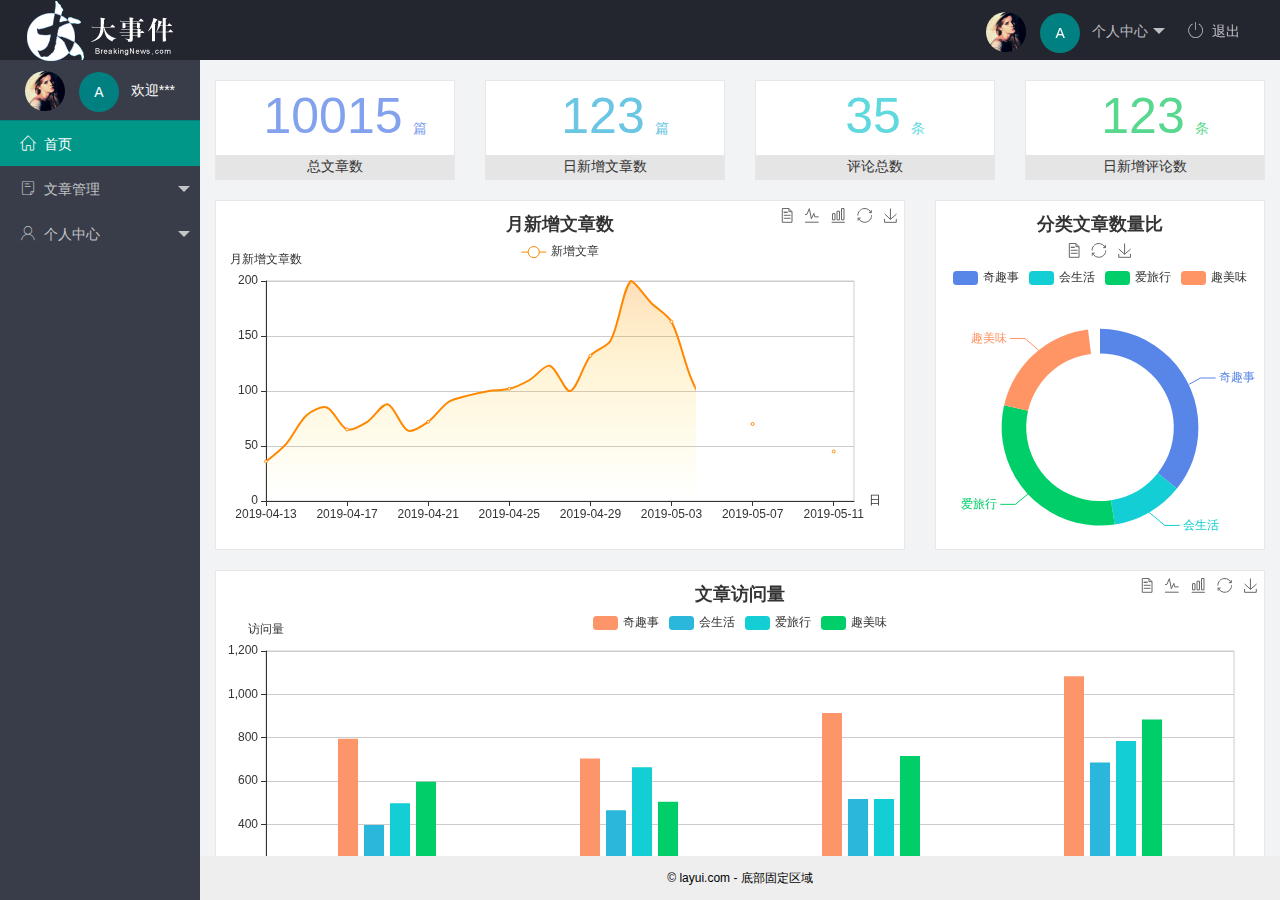
<file: index.html>
<!DOCTYPE html>
<html lang="en">
<head>
    <meta charset="UTF-8">
    <meta name="viewport" content="width=device-width, initial-scale=1.0">
    <title>后台主页</title>
    <link rel="stylesheet" href="/assets/lib/layui/css/layui.css">
    <link rel="stylesheet" href="/assets/fonts/iconfont.css">
    <link rel="stylesheet" href="/assets/css/index.css">
</head>
<body class="layui-layout-body">
    <div class="layui-layout layui-layout-admin">
        <div class="layui-header">
            <div class="layui-logo">
                <img src="/assets/images/logo.png" alt="">
            </div>
            <!-- 头部区域（可配合layui已有的水平导航） -->
            <ul class="layui-nav layui-layout-right">
                <li class="layui-nav-item">
                    <a href="javascript:;" class="userinfo">
                        <img src="/assets/images/sample.jpg" class="layui-nav-img">
                        <span class="text-avatar">A</span>
                        个人中心
                    </a>
                    <dl class="layui-nav-child">
                        <dd><a href="">基本资料</a></dd>
                        <dd><a href="">更换头像</a></dd>
                        <dd><a href="">重置密码</a></dd>
                    </dl>
                </li>
                <li class="layui-nav-item"><a href="javascript:;" id="btnOut"><span class="iconfont icon-tuichu"></span>退出</a></li>
            </ul>
        </div>

        <div class="layui-side layui-bg-black">
            <div class="layui-side-scroll">
                <!-- 左侧导航区域（可配合layui已有的垂直导航） -->
                <ul class="layui-nav layui-nav-tree" lay-shrink="all" lay-filter="test">
                    <div class="userinfo">
                        <img src="/assets/images/sample.jpg" class="layui-nav-img">                       
                        <span class="text-avatar">A</span>
                        <span id="welcome">欢迎***</span>
                        
                    </div>

                    <li class="layui-nav-item  layui-this"><a href="/home/dashboard.html" target="fm">
                            <span class="iconfont icon-home"></span>首页</a></li>
                    <li class="layui-nav-item">
                        <a class="" href="javascript:;">
                            <span class="iconfont icon-16"></span>文章管理</a>
                        <dl class="layui-nav-child">
                            <dd><a href="/artical/art_cate.html" target="fm"><i class="layui-icon layui-icon-app"></i> 文章类别</a></dd>
                            <dd><a href="/artical/art_list.html" target="fm"><i class="layui-icon layui-icon-app"></i> 文章列表</a></dd>
                            <dd><a href="/artical/art_pub.html" target="fm"><i class="layui-icon layui-icon-app"></i> 发布文章</a></dd>
                        </dl>
                    </li>
                    <li class="layui-nav-item">
                        <a href="javascript:;">
                            <span class="iconfont icon-user"></span>个人中心</a>
                        <dl class="layui-nav-child">
                            <dd><a href="javascript:;"><i class="layui-icon layui-icon-username"></i>基本资料</a></dd>
                            <dd><a href="javascript:;"><i class="layui-icon layui-icon-app"></i>更换头像</a></dd>
                            <dd><a href="javascript:;"><i class="layui-icon layui-icon-password"></i>重置密码</a></dd>
                        </dl>
                    </li>
                </ul>
            </div>
        </div>

        <div class="layui-body">
            <!-- 内容主体区域 -->
            <iframe name="fm" src="/home/dashboard.html" frameborder="0"></iframe>
        </div>

        <div class="layui-footer">
            <!-- 底部固定区域 -->
            © layui.com - 底部固定区域
        </div>
    </div>
    <!-- 导入layui的js文件 -->
    <script src="/assets/lib/layui/layui.all.js"></script>
    <!-- 导入jquery -->
    <script src="/assets/lib/jquery.js"></script>
    <!-- 导入api -->
    <script src="/assets/js/baseAPI.js"></script>
    <!-- 导入自己的js -->
    <script src="/assets/js/index.js"></script>
</body>
</html>
</file>
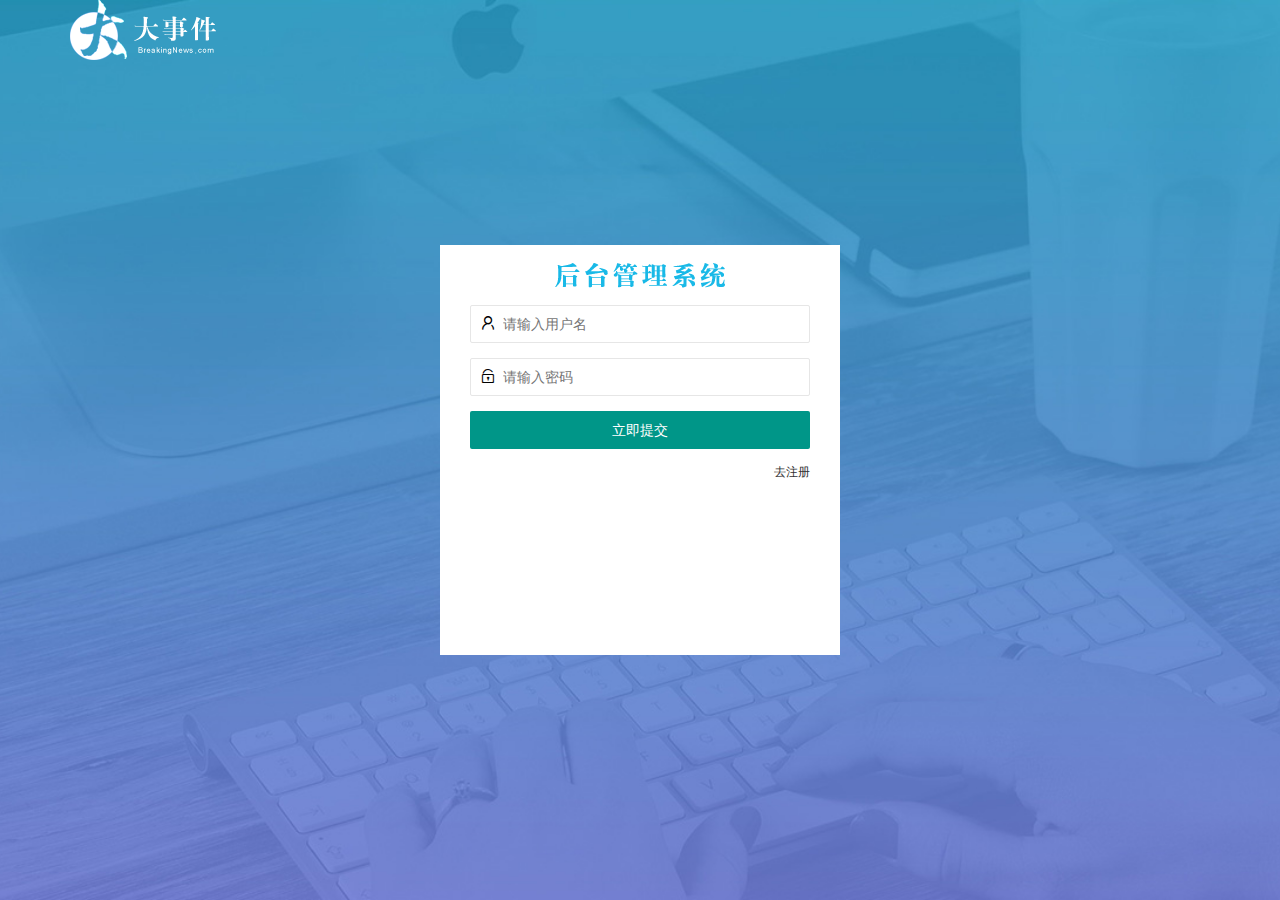
<file: login.html>
<!DOCTYPE html>
<html lang="en">

<head>
    <meta charset="UTF-8">
    <meta name="viewport" content="width=device-width, initial-scale=1.0">
    <title>大事件</title>
    <link rel="stylesheet" href="./assets/lib/layui/css/layui.css">
    <link rel="stylesheet" href="/assets/css/login.css">
</head>

<body>
    <!-- 头部logo区域 -->
    <div class="layui-main">
        <img src="./assets/images/logo.png" alt="">
    </div>

    <!-- 登录注册区域 -->
    <div class="loginAndRegBox">
        <div class="title-box"></div>

        <!-- 登录 -->
        <div class="login-box">
            <form class="layui-form" id="form_login">
                <!-- 用户 -->
                <div class="layui-form-item">
                    <i class="layui-icon layui-icon-username"></i>
                    <input type="text" name="username" required lay-verify="required" placeholder="请输入用户名"
                        autocomplete="off" class="layui-input">
                </div>
                <!-- 密码 -->
                <div class="layui-form-item">
                    <i class="layui-icon layui-icon-password"></i>
                    <input type="password" name="password" required lay-verify="required|pwd" placeholder="请输入密码"
                        autocomplete="off" class="layui-input">
                </div>
                <!-- 登录按钮 -->
                <div class="layui-form-item">
                    <button class="layui-btn  layui-btn-fluid" lay-submit lay-filter="formDemo">立即提交</button>
                </div>
                <!--  -->
                <div class="layui-form-item links">
                    <a href="javascript:;" id="link_reg" >去注册</a>
                </div>
            </form>

        </div>

        <!-- 注册 -->
        <div class="reg-box">
            <form class="layui-form" id="form_reg">
                <!-- 用户 -->
                <div class="layui-form-item">
                    <i class="layui-icon layui-icon-username"></i>
                    <input type="text" name="username" required lay-verify="required" placeholder="请输入用户名"
                        autocomplete="off" class="layui-input">
                </div>
                <!-- 密码 -->
                <div class="layui-form-item">
                    <i class="layui-icon layui-icon-password"></i>
                    <input type="password" name="password" required lay-verify="required|pwd" placeholder="请输入密码"
                        autocomplete="off" class="layui-input">
                </div>
                <!-- 确认密码 -->
                <div class="layui-form-item">
                    <i class="layui-icon layui-icon-password"></i>
                    <input type="password" name="repassword" required lay-verify="required|pwd|repwd" placeholder="再次输入密码"
                        autocomplete="off" class="layui-input">
                </div>
                <!-- 登录按钮 -->
                <div class="layui-form-item">
                    <button class="layui-btn  layui-btn-fluid" lay-submit lay-filter="formDemo">立即提交</button>
                </div>
                <!--  -->
                <div class="layui-form-item links">
                    <a href="javascript:;" id="link_login">去登录</a>
                </div>
            </form>

        </div>
    </div>

    <script src="./assets/lib/layui/layui.all.js"></script>
    <!-- daoru jquery -->
    <script src="./assets/lib/jquery.js"></script>
    <script src="./assets/js/baseAPI.js"></script>
    <script src="./assets/js/login.js"></script>
</body>

</html>
</file>
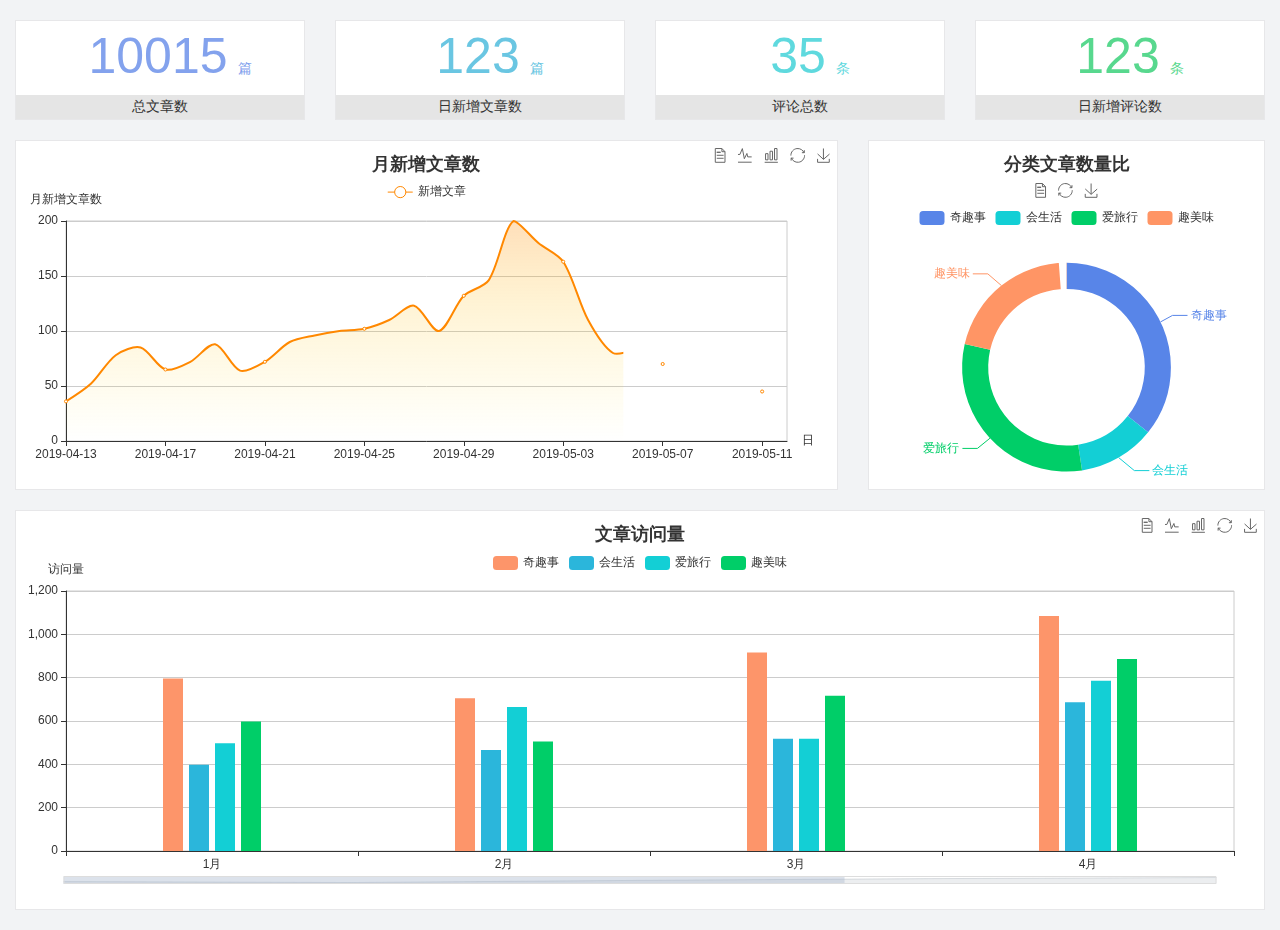
<file: home/dashboard.html>
<!DOCTYPE html>
<html lang="en">

<head>
  <meta charset="UTF-8">
  <meta name="viewport" content="width=device-width, initial-scale=1.0">
  <meta http-equiv="X-UA-Compatible" content="ie=edge">
  <title>图表统计</title>
  <link rel="stylesheet" href="../../assets/lib/bootstrap.css" />
  <link rel="stylesheet" href="../../assets/lib/main.css" />
  <script src="../../assets/lib/jquery.js"></script>
  <script type="text/javascript" src="../../assets/lib/echarts.min.js"></script>
</head>

<body>
  <div class="container-fluid">
    <div class="row spannel_list">
      <div class="col-sm-3 col-xs-6">
        <div class="spannel">
          <em>10015</em><span>篇</span>
          <b>总文章数</b>
        </div>
      </div>
      <div class="col-sm-3 col-xs-6">
        <div class="spannel scolor01">
          <em>123</em><span>篇</span>
          <b>日新增文章数</b>
        </div>
      </div>
      <div class="col-sm-3 col-xs-6">
        <div class="spannel scolor02">
          <em>35</em><span>条</span>
          <b>评论总数</b>
        </div>
      </div>
      <div class="col-sm-3 col-xs-6">
        <div class="spannel scolor03">
          <em>123</em><span>条</span>
          <b>日新增评论数</b>
        </div>
      </div>
    </div>
  </div>

  <div class="container-fluid">
    <div class="row curve-pie">
      <div class="col-lg-8 col-md-8">
        <div class="gragh_pannel" id="curve_show"></div>
      </div>
      <div class="col-lg-4 col-md-4">
        <div class="gragh_pannel" id="pie_show"></div>
      </div>
    </div>
  </div>

  <div class="container-fluid">
    <div class="column_pannel" id="column_show"></div>
  </div>

  <script>
    var oChart = echarts.init(document.getElementById('curve_show'));
    var aList_all = [
      { 'count': 36, 'date': '2019-04-13' },
      { 'count': 52, 'date': '2019-04-14' },
      { 'count': 78, 'date': '2019-04-15' },
      { 'count': 85, 'date': '2019-04-16' },
      { 'count': 65, 'date': '2019-04-17' },
      { 'count': 72, 'date': '2019-04-18' },
      { 'count': 88, 'date': '2019-04-19' },
      { 'count': 64, 'date': '2019-04-20' },
      { 'count': 72, 'date': '2019-04-21' },
      { 'count': 90, 'date': '2019-04-22' },
      { 'count': 96, 'date': '2019-04-23' },
      { 'count': 100, 'date': '2019-04-24' },
      { 'count': 102, 'date': '2019-04-25' },
      { 'count': 110, 'date': '2019-04-26' },
      { 'count': 123, 'date': '2019-04-27' },
      { 'count': 100, 'date': '2019-04-28' },
      { 'count': 132, 'date': '2019-04-29' },
      { 'count': 146, 'date': '2019-04-30' },
      { 'count': 200, 'date': '2019-05-01' },
      { 'count': 180, 'date': '2019-05-02' },
      { 'count': 163, 'date': '2019-05-03' },
      { 'count': 110, 'date': '2019-05-04' },
      { 'count': 80, 'date': '2019-05-05' },
      { 'count': 82, 'date': '2019-05-06' },
      { 'count': 70, 'date': '2019-05-07' },
      { 'count': 65, 'date': '2019-05-08' },
      { 'count': 54, 'date': '2019-05-09' },
      { 'count': 40, 'date': '2019-05-10' },
      { 'count': 45, 'date': '2019-05-11' },
      { 'count': 38, 'date': '2019-05-12' },
    ];

    let aCount = [];
    let aDate = [];

    for (var i = 0; i < aList_all.length; i++) {
      aCount.push(aList_all[i].count);
      aDate.push(aList_all[i].date);
    }

    var chartopt = {
      title: {
        text: '月新增文章数',
        left: 'center',
        top: '10'
      },
      tooltip: {
        trigger: 'axis'
      },
      legend: {
        data: ['新增文章'],
        top: '40'
      },
      toolbox: {
        show: true,
        feature: {
          mark: { show: true },
          dataView: { show: true, readOnly: false },
          magicType: { show: true, type: ['line', 'bar'] },
          restore: { show: true },
          saveAsImage: { show: true }
        }
      },
      calculable: true,
      xAxis: [
        {
          name: '日',
          type: 'category',
          boundaryGap: false,
          data: aDate
        }
      ],
      yAxis: [
        {
          name: '月新增文章数',
          type: 'value'
        }
      ],
      series: [
        {
          name: '新增文章',
          type: 'line',
          smooth: true,
          itemStyle: { normal: { areaStyle: { type: 'default' }, color: '#f80' }, lineStyle: { color: '#f80' } },
          data: aCount
        }],
      areaStyle: {
        normal: {
          color: new echarts.graphic.LinearGradient(0, 0, 0, 1, [{
            offset: 0,
            color: 'rgba(255,136,0,0.39)'
          }, {
            offset: .34,
            color: 'rgba(255,180,0,0.25)'
          }, {
            offset: 1,
            color: 'rgba(255,222,0,0.00)'
          }])

        }
      },
      grid: {
        show: true,
        x: 50,
        x2: 50,
        y: 80,
        height: 220
      }
    };

    oChart.setOption(chartopt);


    var oPie = echarts.init(document.getElementById('pie_show'));
    var oPieopt =
    {
      title: {
        top: 10,
        text: '分类文章数量比',
        x: 'center'
      },
      tooltip: {
        trigger: 'item',
        formatter: "{a} <br/>{b} : {c} ({d}%)"
      },
      color: ['#5885e8', '#13cfd5', '#00ce68', '#ff9565'],
      legend: {
        x: 'center',
        top: 65,
        data: ['奇趣事', '会生活', '爱旅行', '趣美味']
      },
      toolbox: {
        show: true,
        x: 'center',
        top: 35,
        feature: {
          mark: { show: true },
          dataView: { show: true, readOnly: false },
          magicType: {
            show: true,
            type: ['pie', 'funnel'],
            option: {
              funnel: {
                x: '25%',
                width: '50%',
                funnelAlign: 'left',
                max: 1548
              }
            }
          },
          restore: { show: true },
          saveAsImage: { show: true }
        }
      },
      calculable: true,
      series: [
        {
          name: '访问来源',
          type: 'pie',
          radius: ['45%', '60%'],
          center: ['50%', '65%'],
          data: [
            { value: 300, name: '奇趣事' },
            { value: 100, name: '会生活' },
            { value: 260, name: '爱旅行' },
            { value: 180, name: '趣美味' }
          ]
        }
      ]
    };
    oPie.setOption(oPieopt);



    var oColumn = this.echarts.init(document.getElementById('column_show'));
    var oColumnopt =
    {
      title: {
        text: '文章访问量',
        left: 'center',
        top: '10'
      },
      tooltip: {
        trigger: 'axis'
      },
      legend: {
        data: ['奇趣事', '会生活', '爱旅行', '趣美味'],
        top: '40'
      },
      toolbox: {
        show: true,
        feature: {
          mark: { show: true },
          dataView: { show: true, readOnly: false },
          magicType: { show: true, type: ['line', 'bar'] },
          restore: { show: true },
          saveAsImage: { show: true }
        }
      },
      calculable: true,
      xAxis: [
        {
          type: 'category',
          data: ['1月', '2月', '3月', '4月', '5月']
        }
      ],
      yAxis: [
        {
          name: '访问量',
          type: 'value'
        }
      ],
      series: [
        {
          name: '奇趣事',
          type: 'bar',
          barWidth: 20,
          itemStyle: {
            normal: { areaStyle: { type: 'default' }, color: '#fd956a' }
          },
          data: [800, 708, 920, 1090, 1200]
        },
        {
          name: '会生活',
          type: 'bar',
          barWidth: 20,
          itemStyle: {
            normal: { areaStyle: { type: 'default' }, color: '#2bb6db' }
          },
          data: [400, 468, 520, 690, 800]
        },
        {
          name: '爱旅行',
          type: 'bar',
          barWidth: 20,
          itemStyle: {
            normal: { areaStyle: { type: 'default' }, color: '#13cfd5' }
          },
          data: [500, 668, 520, 790, 900]
        },
        {
          name: '趣美味',
          type: 'bar',
          barWidth: 20,
          itemStyle: {
            normal: { areaStyle: { type: 'default' }, color: '#00ce68' }
          },
          data: [600, 508, 720, 890, 1000]
        }
      ],
      grid: {
        show: true,
        x: 50,
        x2: 30,
        y: 80,
        height: 260
      },
      dataZoom: [//给x轴设置滚动条
        {
          start: 0,//默认为0
          end: 100 - 1000 / 31,//默认为100
          type: 'slider',
          show: true,
          xAxisIndex: [0],
          handleSize: 0,//滑动条的 左右2个滑动条的大小
          height: 8,//组件高度
          left: 45, //左边的距离
          right: 50,//右边的距离
          bottom: 26,//右边的距离
          handleColor: '#ddd',//h滑动图标的颜色
          handleStyle: {
            borderColor: "#cacaca",
            borderWidth: "1",
            shadowBlur: 2,
            background: "#ddd",
            shadowColor: "#ddd",
          }
        }]
    };
    oColumn.setOption(oColumnopt);
  </script>
</body>

</html>
</file>
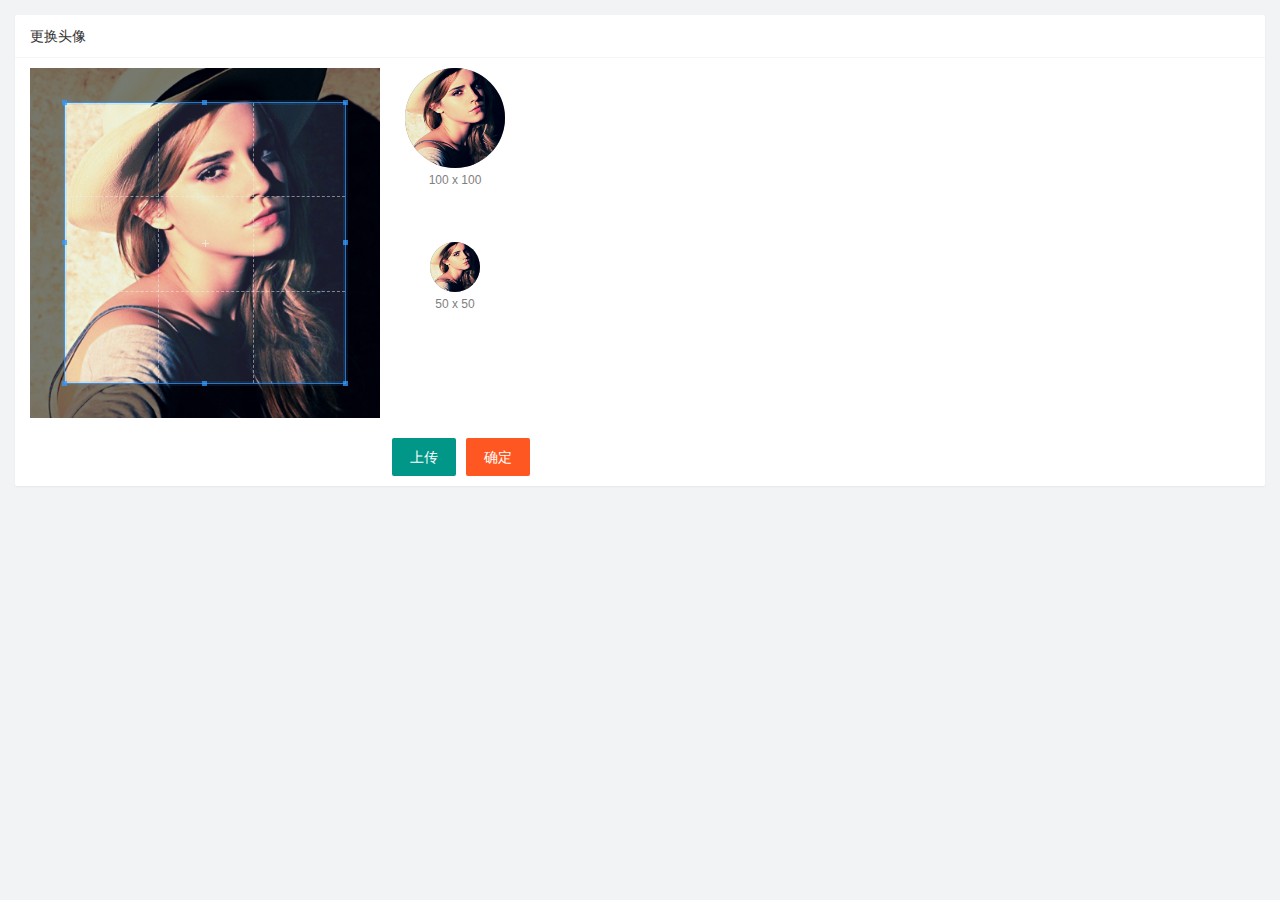
<file: user/user_avatar.html>
<!DOCTYPE html>
<html lang="en">
  <head>
    <meta charset="UTF-8" />
    <meta name="viewport" content="width=device-width, initial-scale=1.0" />
    <title>Document</title>
    <link rel="stylesheet" href="/assets/lib/layui/css/layui.css" />
    <link rel="stylesheet" href="/assets/lib/cropper/cropper.css" />
    <link rel="stylesheet" href="/assets/css/user/user_avatar.css" />
  </head>
  <body>
    <!-- 卡片区域 -->
    <div class="layui-card">
      <div class="layui-card-header">更换头像</div>
      <div class="layui-card-body">
        <!-- 第一行的图片裁剪和预览区域 -->
        <div class="row1">
          <!-- 图片裁剪区域 -->
          <div class="cropper-box">
            <!-- 这个 img 标签很重要，将来会把它初始化为裁剪区域 -->
            <img id="image" src="/assets/images/sample.jpg" />
          </div>
          <!-- 图片的预览区域 -->
          <div class="preview-box">
            <div>
              <!-- 宽高为 100px 的预览区域 -->
              <div class="img-preview w100"></div>
              <p class="size">100 x 100</p>
            </div>
            <div>
              <!-- 宽高为 50px 的预览区域 -->
              <div class="img-preview w50"></div>
              <p class="size">50 x 50</p>
            </div>
          </div>
        </div>

        <!-- 第二行的按钮区域 -->
        <div class="row2">
          <!-- 通过 accept 属性，可以指定，允许用户选择什么类型的文件 -->
          <input type="file" id="file" style="display: none;" accept="image/png,image/jpg">
          <input type="file" id="file" accept="image/png,image/jpeg" />
          <button type="button" class="layui-btn" id="btnChooseImage">上传</button>
          <button type="button" class="layui-btn layui-btn-danger" id="btnUpload">确定</button>
        </div>
      </div>
    </div>

    <script src="/assets/lib/layui/layui.all.js"></script>
    <script src="/assets/lib/jquery.js"></script>
    <script src="/assets/lib/cropper/Cropper.js"></script>
    <script src="/assets/lib/cropper/jquery-cropper.js"></script>
    <script src="/assets/js/baseAPI.js"></script>
    <script src="/assets/js/user/user_avatar.js"></script>
  </body>
</html>
</file>
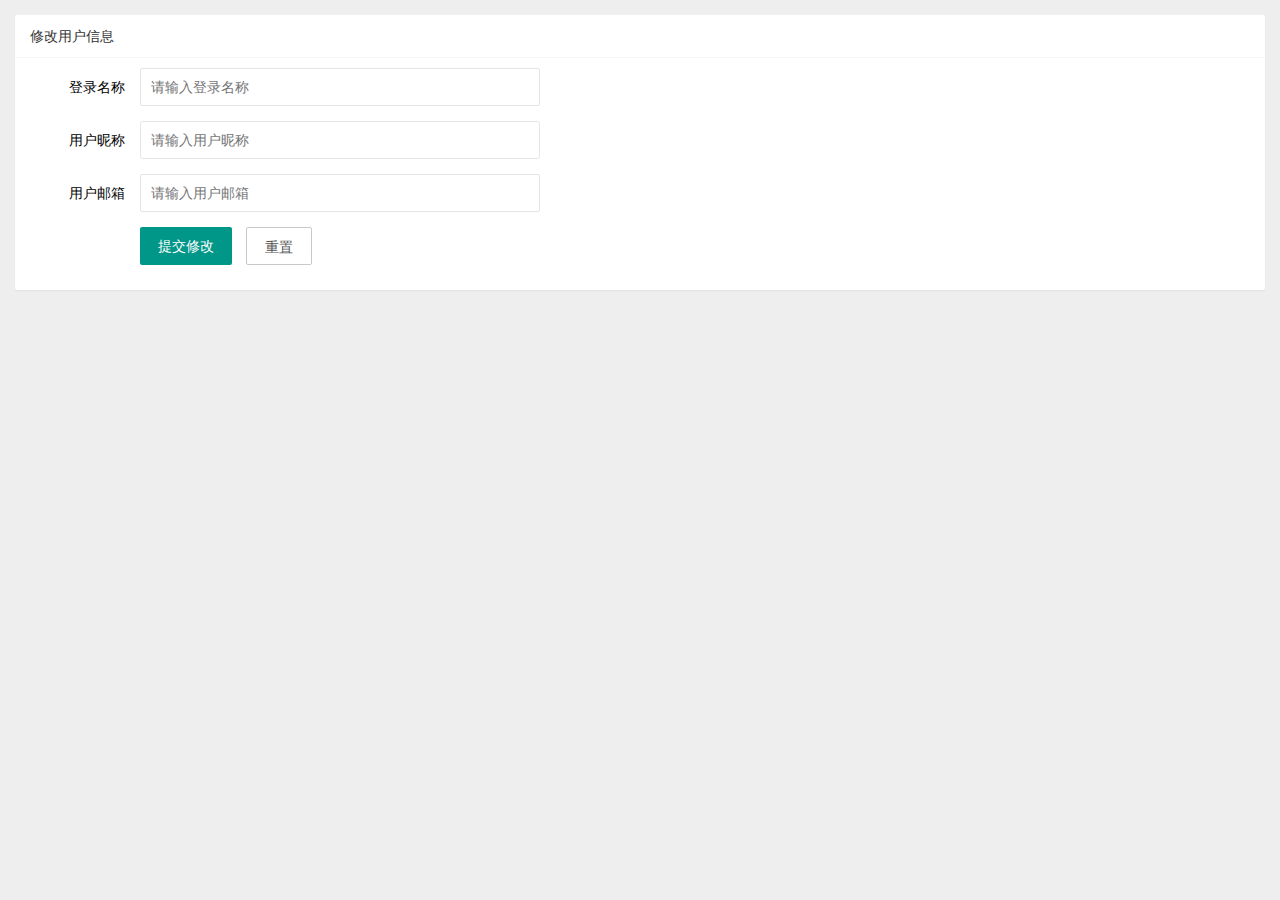
<file: user/user_info.html>
<!DOCTYPE html>
<html lang="en">

<head>
    <meta charset="UTF-8">
    <meta name="viewport" content="width=device-width, initial-scale=1.0">
    <title>Document</title>
    <link rel="stylesheet" href="/assets/lib/layui/css/layui.css">
    <link rel="stylesheet" href="/assets/css/user/user_info.css">
</head>

<body>
    <!-- 卡片区域 -->
    <div class="layui-card">
        <div class="layui-card-header">修改用户信息</div>
        <div class="layui-card-body">
            <!-- form 表单区域 -->
            <form class="layui-form" lay-filter="formUserInfo">
                <!-- 这是隐藏域 -->
                <input type="hidden" name="id" value="" />
                <div class="layui-form-item">
                    <label class="layui-form-label">登录名称</label>
                    <div class="layui-input-block">
                        <input type="text" name="username" required lay-verify="required" placeholder="请输入登录名称"
                            autocomplete="off" class="layui-input" readonly />
                    </div>
                </div>
                <div class="layui-form-item">
                    <label class="layui-form-label">用户昵称</label>
                    <div class="layui-input-block">
                        <input type="text" name="nickname" required lay-verify="required|nickname" placeholder="请输入用户昵称"
                            autocomplete="off" class="layui-input" />
                    </div>
                </div>
                <div class="layui-form-item">
                    <label class="layui-form-label">用户邮箱</label>
                    <div class="layui-input-block">
                        <input type="text" name="email" required lay-verify="required|email" placeholder="请输入用户邮箱"
                            autocomplete="off" class="layui-input" />
                    </div>
                </div>
                <div class="layui-form-item">
                    <div class="layui-input-block">
                        <button class="layui-btn" lay-submit lay-filter="formDemo">提交修改</button>
                        <button type="reset" class="layui-btn layui-btn-primary" id="btnReset">重置</button>
                    </div>
                </div>
            </form>
        </div>
    </div>
    <!-- 导入 layui 的 js -->
    <script src="/assets/lib/layui/layui.all.js"></script>
    <!-- 导入 jquery -->
    <script src="/assets/lib/jquery.js"></script>
    <!-- 导入 baseAPI -->
    <script src="/assets/js/baseAPI.js"></script>
    <!-- 导入自己的 js -->
    <script src="/assets/js/user/user_info.js"></script>
</body>

</html>
</file>
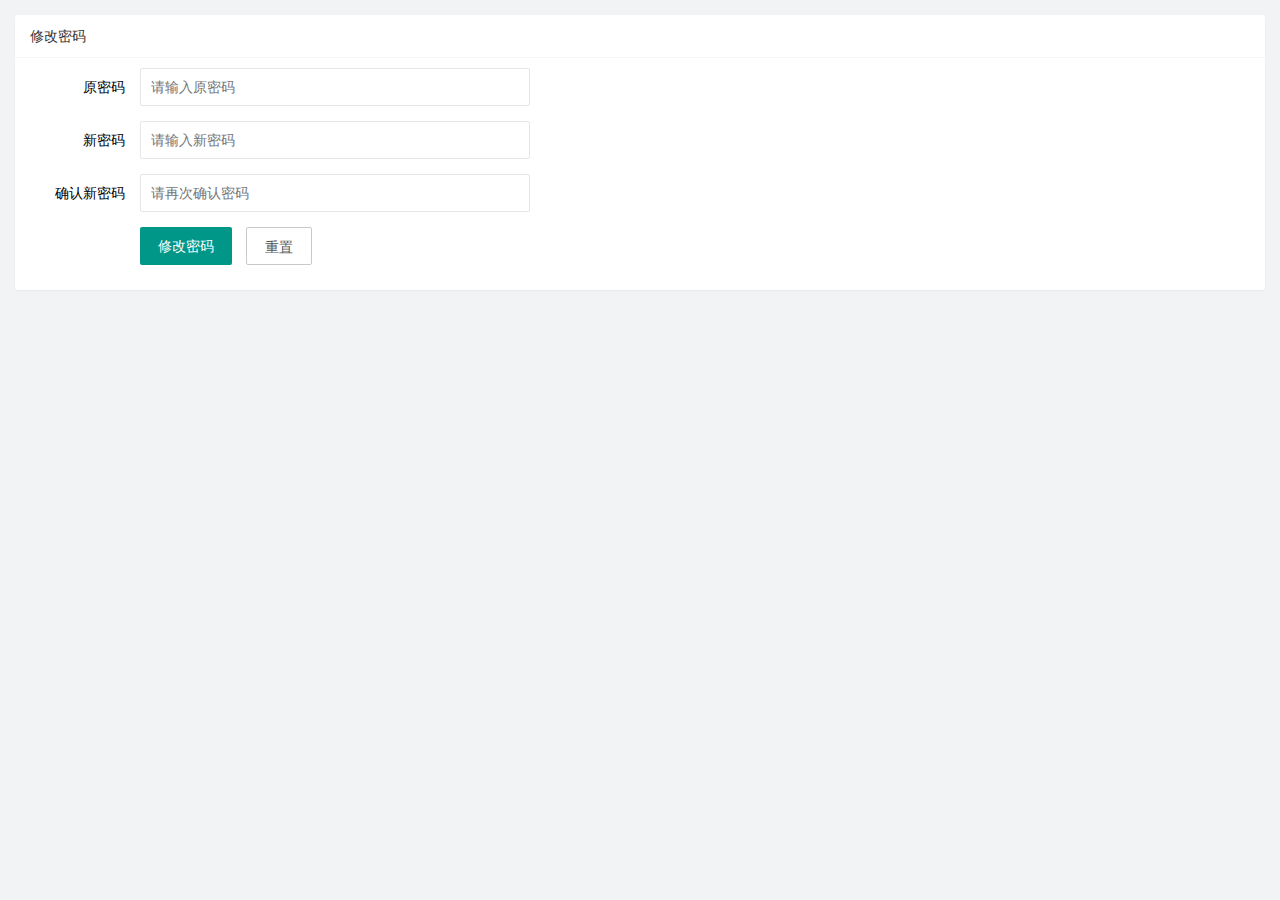
<file: user/user_pwd.html>
<!DOCTYPE html>
<html lang="en">
<head>
    <meta charset="UTF-8">
    <meta name="viewport" content="width=device-width, initial-scale=1.0">
    <title>Document</title>
    <link rel="stylesheet" href="/assets/lib/layui/css/layui.css">
    <link rel="stylesheet" href="/assets/css/user/user_pwd.css">
</head>
<body>
    <!-- 卡片区域 -->
    <div class="layui-card">
      <div class="layui-card-header">修改密码</div>
      <div class="layui-card-body">
        <form class="layui-form">
          <div class="layui-form-item">
            <label class="layui-form-label">原密码</label>
            <div class="layui-input-block">
              <input type="password" name="oldPwd" required lay-verify="required|pwd" placeholder="请输入原密码" autocomplete="off" class="layui-input" />
            </div>
          </div>
          <div class="layui-form-item">
            <label class="layui-form-label">新密码</label>
            <div class="layui-input-block">
              <input type="password" name="newPwd" required lay-verify="required|pwd|samePwd" placeholder="请输入新密码" autocomplete="off" class="layui-input" />
            </div>
          </div>
          <div class="layui-form-item">
            <label class="layui-form-label">确认新密码</label>
            <div class="layui-input-block">
              <input type="password" name="rePwd" required lay-verify="required|pwd|rePwd" placeholder="请再次确认密码" autocomplete="off" class="layui-input" />
            </div>
          </div>
          <div class="layui-form-item">
            <div class="layui-input-block">
              <button class="layui-btn" lay-submit lay-filter="formDemo">修改密码</button>
              <button type="reset" class="layui-btn layui-btn-primary">重置</button>
            </div>
          </div>
        </form>
      </div>
    </div>

    <!-- 导入 layui 的 js -->
    <script src="/assets/lib/layui/layui.all.js"></script>
    <!-- 导入 jQuery -->
    <script src="/assets/lib/jquery.js"></script>
    <!-- 导入 baseAPI -->
    <script src="/assets/js/baseAPI.js"></script>
    <!-- 导入自己的 js -->
    <script src="/assets/js/user/user_pwd.js"></script>
  </body>
</html>
</file>
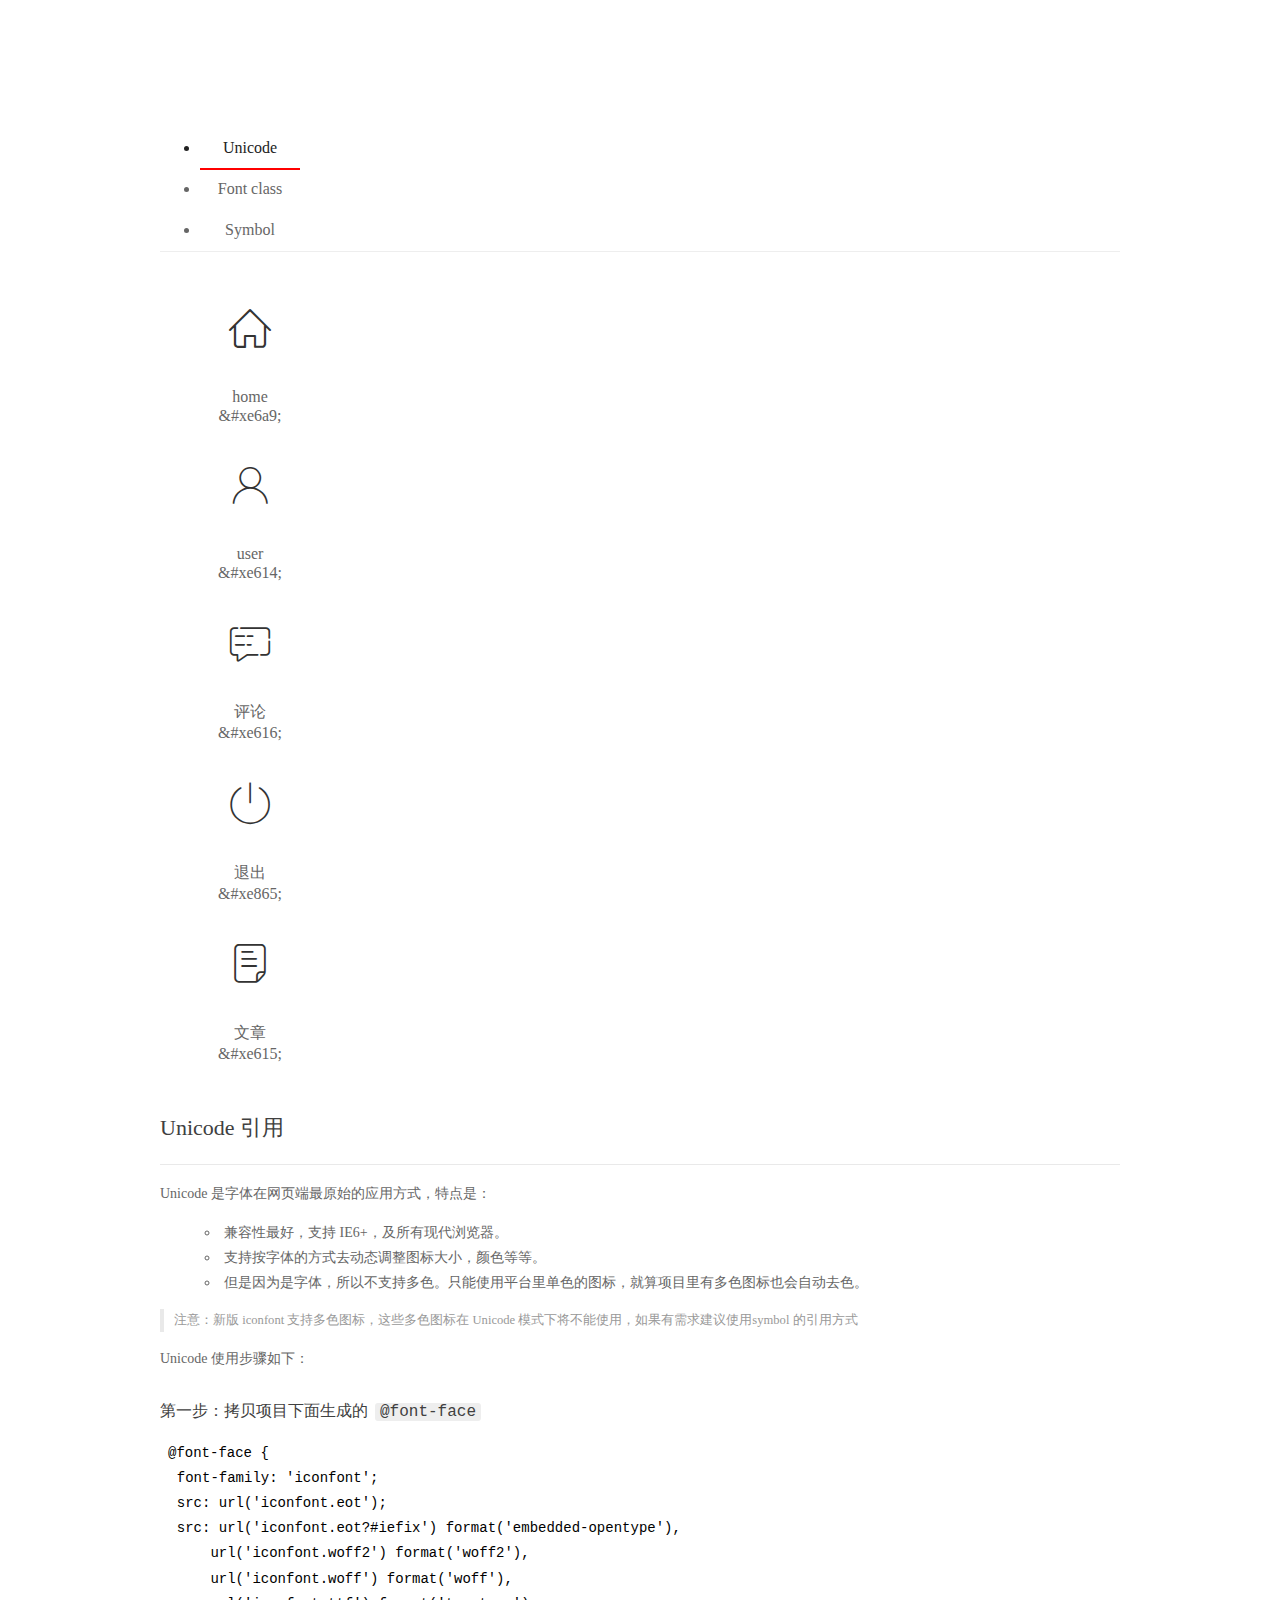
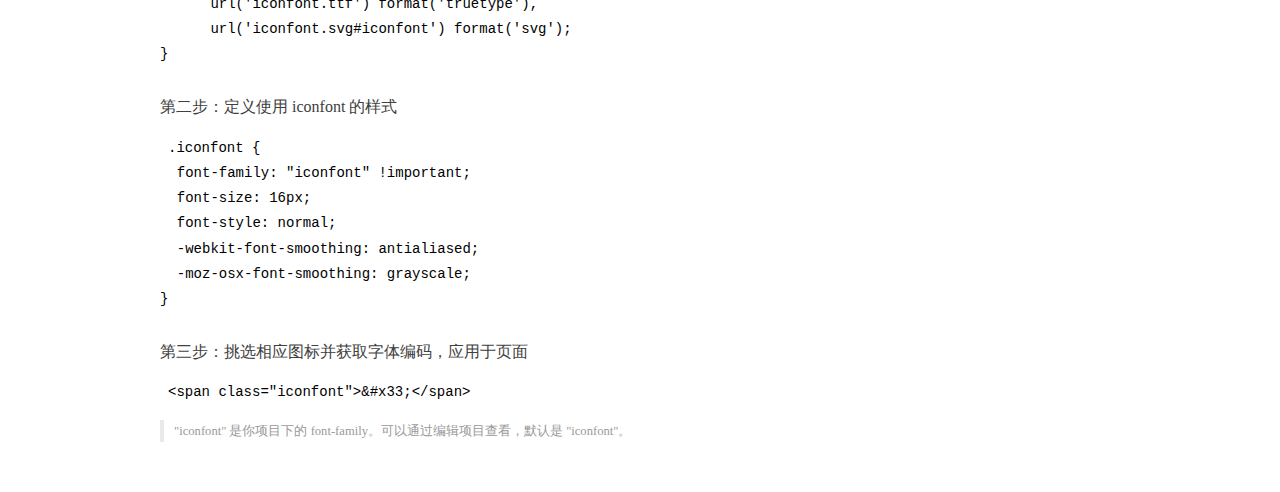
<file: assets/fonts/demo_index.html>
<!DOCTYPE html>
<html>
<head>
  <meta charset="utf-8"/>
  <title>IconFont Demo</title>
  <link rel="shortcut icon" href="https://gtms04.alicdn.com/tps/i4/TB1_oz6GVXXXXaFXpXXJDFnIXXX-64-64.ico" type="image/x-icon"/>
  <link rel="stylesheet" href="https://g.alicdn.com/thx/cube/1.3.2/cube.min.css">
  <link rel="stylesheet" href="demo.css">
  <link rel="stylesheet" href="iconfont.css">
  <script src="iconfont.js"></script>
  <!-- jQuery -->
  <script src="https://a1.alicdn.com/oss/uploads/2018/12/26/7bfddb60-08e8-11e9-9b04-53e73bb6408b.js"></script>
  <!-- 代码高亮 -->
  <script src="https://a1.alicdn.com/oss/uploads/2018/12/26/a3f714d0-08e6-11e9-8a15-ebf944d7534c.js"></script>
</head>
<body>
  <div class="main">
    <h1 class="logo"><a href="https://www.iconfont.cn/" title="iconfont 首页" target="_blank">&#xe86b;</a></h1>
    <div class="nav-tabs">
      <ul id="tabs" class="dib-box">
        <li class="dib active"><span>Unicode</span></li>
        <li class="dib"><span>Font class</span></li>
        <li class="dib"><span>Symbol</span></li>
      </ul>
      
    </div>
    <div class="tab-container">
      <div class="content unicode" style="display: block;">
          <ul class="icon_lists dib-box">
          
            <li class="dib">
              <span class="icon iconfont">&#xe6a9;</span>
                <div class="name">home</div>
                <div class="code-name">&amp;#xe6a9;</div>
              </li>
          
            <li class="dib">
              <span class="icon iconfont">&#xe614;</span>
                <div class="name">user</div>
                <div class="code-name">&amp;#xe614;</div>
              </li>
          
            <li class="dib">
              <span class="icon iconfont">&#xe616;</span>
                <div class="name">评论</div>
                <div class="code-name">&amp;#xe616;</div>
              </li>
          
            <li class="dib">
              <span class="icon iconfont">&#xe865;</span>
                <div class="name">退出</div>
                <div class="code-name">&amp;#xe865;</div>
              </li>
          
            <li class="dib">
              <span class="icon iconfont">&#xe615;</span>
                <div class="name">文章</div>
                <div class="code-name">&amp;#xe615;</div>
              </li>
          
          </ul>
          <div class="article markdown">
          <h2 id="unicode-">Unicode 引用</h2>
          <hr>

          <p>Unicode 是字体在网页端最原始的应用方式，特点是：</p>
          <ul>
            <li>兼容性最好，支持 IE6+，及所有现代浏览器。</li>
            <li>支持按字体的方式去动态调整图标大小，颜色等等。</li>
            <li>但是因为是字体，所以不支持多色。只能使用平台里单色的图标，就算项目里有多色图标也会自动去色。</li>
          </ul>
          <blockquote>
            <p>注意：新版 iconfont 支持多色图标，这些多色图标在 Unicode 模式下将不能使用，如果有需求建议使用symbol 的引用方式</p>
          </blockquote>
          <p>Unicode 使用步骤如下：</p>
          <h3 id="-font-face">第一步：拷贝项目下面生成的 <code>@font-face</code></h3>
<pre><code class="language-css"
>@font-face {
  font-family: 'iconfont';
  src: url('iconfont.eot');
  src: url('iconfont.eot?#iefix') format('embedded-opentype'),
      url('iconfont.woff2') format('woff2'),
      url('iconfont.woff') format('woff'),
      url('iconfont.ttf') format('truetype'),
      url('iconfont.svg#iconfont') format('svg');
}
</code></pre>
          <h3 id="-iconfont-">第二步：定义使用 iconfont 的样式</h3>
<pre><code class="language-css"
>.iconfont {
  font-family: "iconfont" !important;
  font-size: 16px;
  font-style: normal;
  -webkit-font-smoothing: antialiased;
  -moz-osx-font-smoothing: grayscale;
}
</code></pre>
          <h3 id="-">第三步：挑选相应图标并获取字体编码，应用于页面</h3>
<pre>
<code class="language-html"
>&lt;span class="iconfont"&gt;&amp;#x33;&lt;/span&gt;
</code></pre>
          <blockquote>
            <p>"iconfont" 是你项目下的 font-family。可以通过编辑项目查看，默认是 "iconfont"。</p>
          </blockquote>
          </div>
      </div>
      <div class="content font-class">
        <ul class="icon_lists dib-box">
          
          <li class="dib">
            <span class="icon iconfont icon-home"></span>
            <div class="name">
              home
            </div>
            <div class="code-name">.icon-home
            </div>
          </li>
          
          <li class="dib">
            <span class="icon iconfont icon-user"></span>
            <div class="name">
              user
            </div>
            <div class="code-name">.icon-user
            </div>
          </li>
          
          <li class="dib">
            <span class="icon iconfont icon-pinglun"></span>
            <div class="name">
              评论
            </div>
            <div class="code-name">.icon-pinglun
            </div>
          </li>
          
          <li class="dib">
            <span class="icon iconfont icon-tuichu"></span>
            <div class="name">
              退出
            </div>
            <div class="code-name">.icon-tuichu
            </div>
          </li>
          
          <li class="dib">
            <span class="icon iconfont icon-16"></span>
            <div class="name">
              文章
            </div>
            <div class="code-name">.icon-16
            </div>
          </li>
          
        </ul>
        <div class="article markdown">
        <h2 id="font-class-">font-class 引用</h2>
        <hr>

        <p>font-class 是 Unicode 使用方式的一种变种，主要是解决 Unicode 书写不直观，语意不明确的问题。</p>
        <p>与 Unicode 使用方式相比，具有如下特点：</p>
        <ul>
          <li>兼容性良好，支持 IE8+，及所有现代浏览器。</li>
          <li>相比于 Unicode 语意明确，书写更直观。可以很容易分辨这个 icon 是什么。</li>
          <li>因为使用 class 来定义图标，所以当要替换图标时，只需要修改 class 里面的 Unicode 引用。</li>
          <li>不过因为本质上还是使用的字体，所以多色图标还是不支持的。</li>
        </ul>
        <p>使用步骤如下：</p>
        <h3 id="-fontclass-">第一步：引入项目下面生成的 fontclass 代码：</h3>
<pre><code class="language-html">&lt;link rel="stylesheet" href="./iconfont.css"&gt;
</code></pre>
        <h3 id="-">第二步：挑选相应图标并获取类名，应用于页面：</h3>
<pre><code class="language-html">&lt;span class="iconfont icon-xxx"&gt;&lt;/span&gt;
</code></pre>
        <blockquote>
          <p>"
            iconfont" 是你项目下的 font-family。可以通过编辑项目查看，默认是 "iconfont"。</p>
        </blockquote>
      </div>
      </div>
      <div class="content symbol">
          <ul class="icon_lists dib-box">
          
            <li class="dib">
                <svg class="icon svg-icon" aria-hidden="true">
                  <use xlink:href="#icon-home"></use>
                </svg>
                <div class="name">home</div>
                <div class="code-name">#icon-home</div>
            </li>
          
            <li class="dib">
                <svg class="icon svg-icon" aria-hidden="true">
                  <use xlink:href="#icon-user"></use>
                </svg>
                <div class="name">user</div>
                <div class="code-name">#icon-user</div>
            </li>
          
            <li class="dib">
                <svg class="icon svg-icon" aria-hidden="true">
                  <use xlink:href="#icon-pinglun"></use>
                </svg>
                <div class="name">评论</div>
                <div class="code-name">#icon-pinglun</div>
            </li>
          
            <li class="dib">
                <svg class="icon svg-icon" aria-hidden="true">
                  <use xlink:href="#icon-tuichu"></use>
                </svg>
                <div class="name">退出</div>
                <div class="code-name">#icon-tuichu</div>
            </li>
          
            <li class="dib">
                <svg class="icon svg-icon" aria-hidden="true">
                  <use xlink:href="#icon-16"></use>
                </svg>
                <div class="name">文章</div>
                <div class="code-name">#icon-16</div>
            </li>
          
          </ul>
          <div class="article markdown">
          <h2 id="symbol-">Symbol 引用</h2>
          <hr>

          <p>这是一种全新的使用方式，应该说这才是未来的主流，也是平台目前推荐的用法。相关介绍可以参考这篇<a href="">文章</a>
            这种用法其实是做了一个 SVG 的集合，与另外两种相比具有如下特点：</p>
          <ul>
            <li>支持多色图标了，不再受单色限制。</li>
            <li>通过一些技巧，支持像字体那样，通过 <code>font-size</code>, <code>color</code> 来调整样式。</li>
            <li>兼容性较差，支持 IE9+，及现代浏览器。</li>
            <li>浏览器渲染 SVG 的性能一般，还不如 png。</li>
          </ul>
          <p>使用步骤如下：</p>
          <h3 id="-symbol-">第一步：引入项目下面生成的 symbol 代码：</h3>
<pre><code class="language-html">&lt;script src="./iconfont.js"&gt;&lt;/script&gt;
</code></pre>
          <h3 id="-css-">第二步：加入通用 CSS 代码（引入一次就行）：</h3>
<pre><code class="language-html">&lt;style&gt;
.icon {
  width: 1em;
  height: 1em;
  vertical-align: -0.15em;
  fill: currentColor;
  overflow: hidden;
}
&lt;/style&gt;
</code></pre>
          <h3 id="-">第三步：挑选相应图标并获取类名，应用于页面：</h3>
<pre><code class="language-html">&lt;svg class="icon" aria-hidden="true"&gt;
  &lt;use xlink:href="#icon-xxx"&gt;&lt;/use&gt;
&lt;/svg&gt;
</code></pre>
          </div>
      </div>

    </div>
  </div>
  <script>
  $(document).ready(function () {
      $('.tab-container .content:first').show()

      $('#tabs li').click(function (e) {
        var tabContent = $('.tab-container .content')
        var index = $(this).index()

        if ($(this).hasClass('active')) {
          return
        } else {
          $('#tabs li').removeClass('active')
          $(this).addClass('active')

          tabContent.hide().eq(index).fadeIn()
        }
      })
    })
  </script>
</body>
</html>
</file>
<file: assets/lib/layui/css/layui.css>
/** layui-v2.5.5 MIT License By https://www.layui.com */
 .layui-inline,img{display:inline-block;vertical-align:middle}h1,h2,h3,h4,h5,h6{font-weight:400}.layui-edge,.layui-header,.layui-inline,.layui-main{position:relative}.layui-body,.layui-edge,.layui-elip{overflow:hidden}.layui-btn,.layui-edge,.layui-inline,img{vertical-align:middle}.layui-btn,.layui-disabled,.layui-icon,.layui-unselect{-moz-user-select:none;-webkit-user-select:none;-ms-user-select:none}.layui-elip,.layui-form-checkbox span,.layui-form-pane .layui-form-label{text-overflow:ellipsis;white-space:nowrap}.layui-breadcrumb,.layui-tree-btnGroup{visibility:hidden}blockquote,body,button,dd,div,dl,dt,form,h1,h2,h3,h4,h5,h6,input,li,ol,p,pre,td,textarea,th,ul{margin:0;padding:0;-webkit-tap-highlight-color:rgba(0,0,0,0)}a:active,a:hover{outline:0}img{border:none}li{list-style:none}table{border-collapse:collapse;border-spacing:0}h4,h5,h6{font-size:100%}button,input,optgroup,option,select,textarea{font-family:inherit;font-size:inherit;font-style:inherit;font-weight:inherit;outline:0}pre{white-space:pre-wrap;white-space:-moz-pre-wrap;white-space:-pre-wrap;white-space:-o-pre-wrap;word-wrap:break-word}body{line-height:24px;font:14px Helvetica Neue,Helvetica,PingFang SC,Tahoma,Arial,sans-serif}hr{height:1px;margin:10px 0;border:0;clear:both}a{color:#333;text-decoration:none}a:hover{color:#777}a cite{font-style:normal;*cursor:pointer}.layui-border-box,.layui-border-box *{box-sizing:border-box}.layui-box,.layui-box *{box-sizing:content-box}.layui-clear{clear:both;*zoom:1}.layui-clear:after{content:'\20';clear:both;*zoom:1;display:block;height:0}.layui-inline{*display:inline;*zoom:1}.layui-edge{display:inline-block;width:0;height:0;border-width:6px;border-style:dashed;border-color:transparent}.layui-edge-top{top:-4px;border-bottom-color:#999;border-bottom-style:solid}.layui-edge-right{border-left-color:#999;border-left-style:solid}.layui-edge-bottom{top:2px;border-top-color:#999;border-top-style:solid}.layui-edge-left{border-right-color:#999;border-right-style:solid}.layui-disabled,.layui-disabled:hover{color:#d2d2d2!important;cursor:not-allowed!important}.layui-circle{border-radius:100%}.layui-show{display:block!important}.layui-hide{display:none!important}@font-face{font-family:layui-icon;src:url(../font/iconfont.eot?v=250);src:url(../font/iconfont.eot?v=250#iefix) format('embedded-opentype'),url(../font/iconfont.woff2?v=250) format('woff2'),url(../font/iconfont.woff?v=250) format('woff'),url(../font/iconfont.ttf?v=250) format('truetype'),url(../font/iconfont.svg?v=250#layui-icon) format('svg')}.layui-icon{font-family:layui-icon!important;font-size:16px;font-style:normal;-webkit-font-smoothing:antialiased;-moz-osx-font-smoothing:grayscale}.layui-icon-reply-fill:before{content:"\e611"}.layui-icon-set-fill:before{content:"\e614"}.layui-icon-menu-fill:before{content:"\e60f"}.layui-icon-search:before{content:"\e615"}.layui-icon-share:before{content:"\e641"}.layui-icon-set-sm:before{content:"\e620"}.layui-icon-engine:before{content:"\e628"}.layui-icon-close:before{content:"\1006"}.layui-icon-close-fill:before{content:"\1007"}.layui-icon-chart-screen:before{content:"\e629"}.layui-icon-star:before{content:"\e600"}.layui-icon-circle-dot:before{content:"\e617"}.layui-icon-chat:before{content:"\e606"}.layui-icon-release:before{content:"\e609"}.layui-icon-list:before{content:"\e60a"}.layui-icon-chart:before{content:"\e62c"}.layui-icon-ok-circle:before{content:"\1005"}.layui-icon-layim-theme:before{content:"\e61b"}.layui-icon-table:before{content:"\e62d"}.layui-icon-right:before{content:"\e602"}.layui-icon-left:before{content:"\e603"}.layui-icon-cart-simple:before{content:"\e698"}.layui-icon-face-cry:before{content:"\e69c"}.layui-icon-face-smile:before{content:"\e6af"}.layui-icon-survey:before{content:"\e6b2"}.layui-icon-tree:before{content:"\e62e"}.layui-icon-upload-circle:before{content:"\e62f"}.layui-icon-add-circle:before{content:"\e61f"}.layui-icon-download-circle:before{content:"\e601"}.layui-icon-templeate-1:before{content:"\e630"}.layui-icon-util:before{content:"\e631"}.layui-icon-face-surprised:before{content:"\e664"}.layui-icon-edit:before{content:"\e642"}.layui-icon-speaker:before{content:"\e645"}.layui-icon-down:before{content:"\e61a"}.layui-icon-file:before{content:"\e621"}.layui-icon-layouts:before{content:"\e632"}.layui-icon-rate-half:before{content:"\e6c9"}.layui-icon-add-circle-fine:before{content:"\e608"}.layui-icon-prev-circle:before{content:"\e633"}.layui-icon-read:before{content:"\e705"}.layui-icon-404:before{content:"\e61c"}.layui-icon-carousel:before{content:"\e634"}.layui-icon-help:before{content:"\e607"}.layui-icon-code-circle:before{content:"\e635"}.layui-icon-water:before{content:"\e636"}.layui-icon-username:before{content:"\e66f"}.layui-icon-find-fill:before{content:"\e670"}.layui-icon-about:before{content:"\e60b"}.layui-icon-location:before{content:"\e715"}.layui-icon-up:before{content:"\e619"}.layui-icon-pause:before{content:"\e651"}.layui-icon-date:before{content:"\e637"}.layui-icon-layim-uploadfile:before{content:"\e61d"}.layui-icon-delete:before{content:"\e640"}.layui-icon-play:before{content:"\e652"}.layui-icon-top:before{content:"\e604"}.layui-icon-friends:before{content:"\e612"}.layui-icon-refresh-3:before{content:"\e9aa"}.layui-icon-ok:before{content:"\e605"}.layui-icon-layer:before{content:"\e638"}.layui-icon-face-smile-fine:before{content:"\e60c"}.layui-icon-dollar:before{content:"\e659"}.layui-icon-group:before{content:"\e613"}.layui-icon-layim-download:before{content:"\e61e"}.layui-icon-picture-fine:before{content:"\e60d"}.layui-icon-link:before{content:"\e64c"}.layui-icon-diamond:before{content:"\e735"}.layui-icon-log:before{content:"\e60e"}.layui-icon-rate-solid:before{content:"\e67a"}.layui-icon-fonts-del:before{content:"\e64f"}.layui-icon-unlink:before{content:"\e64d"}.layui-icon-fonts-clear:before{content:"\e639"}.layui-icon-triangle-r:before{content:"\e623"}.layui-icon-circle:before{content:"\e63f"}.layui-icon-radio:before{content:"\e643"}.layui-icon-align-center:before{content:"\e647"}.layui-icon-align-right:before{content:"\e648"}.layui-icon-align-left:before{content:"\e649"}.layui-icon-loading-1:before{content:"\e63e"}.layui-icon-return:before{content:"\e65c"}.layui-icon-fonts-strong:before{content:"\e62b"}.layui-icon-upload:before{content:"\e67c"}.layui-icon-dialogue:before{content:"\e63a"}.layui-icon-video:before{content:"\e6ed"}.layui-icon-headset:before{content:"\e6fc"}.layui-icon-cellphone-fine:before{content:"\e63b"}.layui-icon-add-1:before{content:"\e654"}.layui-icon-face-smile-b:before{content:"\e650"}.layui-icon-fonts-html:before{content:"\e64b"}.layui-icon-form:before{content:"\e63c"}.layui-icon-cart:before{content:"\e657"}.layui-icon-camera-fill:before{content:"\e65d"}.layui-icon-tabs:before{content:"\e62a"}.layui-icon-fonts-code:before{content:"\e64e"}.layui-icon-fire:before{content:"\e756"}.layui-icon-set:before{content:"\e716"}.layui-icon-fonts-u:before{content:"\e646"}.layui-icon-triangle-d:before{content:"\e625"}.layui-icon-tips:before{content:"\e702"}.layui-icon-picture:before{content:"\e64a"}.layui-icon-more-vertical:before{content:"\e671"}.layui-icon-flag:before{content:"\e66c"}.layui-icon-loading:before{content:"\e63d"}.layui-icon-fonts-i:before{content:"\e644"}.layui-icon-refresh-1:before{content:"\e666"}.layui-icon-rmb:before{content:"\e65e"}.layui-icon-home:before{content:"\e68e"}.layui-icon-user:before{content:"\e770"}.layui-icon-notice:before{content:"\e667"}.layui-icon-login-weibo:before{content:"\e675"}.layui-icon-voice:before{content:"\e688"}.layui-icon-upload-drag:before{content:"\e681"}.layui-icon-login-qq:before{content:"\e676"}.layui-icon-snowflake:before{content:"\e6b1"}.layui-icon-file-b:before{content:"\e655"}.layui-icon-template:before{content:"\e663"}.layui-icon-auz:before{content:"\e672"}.layui-icon-console:before{content:"\e665"}.layui-icon-app:before{content:"\e653"}.layui-icon-prev:before{content:"\e65a"}.layui-icon-website:before{content:"\e7ae"}.layui-icon-next:before{content:"\e65b"}.layui-icon-component:before{content:"\e857"}.layui-icon-more:before{content:"\e65f"}.layui-icon-login-wechat:before{content:"\e677"}.layui-icon-shrink-right:before{content:"\e668"}.layui-icon-spread-left:before{content:"\e66b"}.layui-icon-camera:before{content:"\e660"}.layui-icon-note:before{content:"\e66e"}.layui-icon-refresh:before{content:"\e669"}.layui-icon-female:before{content:"\e661"}.layui-icon-male:before{content:"\e662"}.layui-icon-password:before{content:"\e673"}.layui-icon-senior:before{content:"\e674"}.layui-icon-theme:before{content:"\e66a"}.layui-icon-tread:before{content:"\e6c5"}.layui-icon-praise:before{content:"\e6c6"}.layui-icon-star-fill:before{content:"\e658"}.layui-icon-rate:before{content:"\e67b"}.layui-icon-template-1:before{content:"\e656"}.layui-icon-vercode:before{content:"\e679"}.layui-icon-cellphone:before{content:"\e678"}.layui-icon-screen-full:before{content:"\e622"}.layui-icon-screen-restore:before{content:"\e758"}.layui-icon-cols:before{content:"\e610"}.layui-icon-export:before{content:"\e67d"}.layui-icon-print:before{content:"\e66d"}.layui-icon-slider:before{content:"\e714"}.layui-icon-addition:before{content:"\e624"}.layui-icon-subtraction:before{content:"\e67e"}.layui-icon-service:before{content:"\e626"}.layui-icon-transfer:before{content:"\e691"}.layui-main{width:1140px;margin:0 auto}.layui-header{z-index:1000;height:60px}.layui-header a:hover{transition:all .5s;-webkit-transition:all .5s}.layui-side{position:fixed;left:0;top:0;bottom:0;z-index:999;width:200px;overflow-x:hidden}.layui-side-scroll{position:relative;width:220px;height:100%;overflow-x:hidden}.layui-body{position:absolute;left:200px;right:0;top:0;bottom:0;z-index:998;width:auto;overflow-y:auto;box-sizing:border-box}.layui-layout-body{overflow:hidden}.layui-layout-admin .layui-header{background-color:#23262E}.layui-layout-admin .layui-side{top:60px;width:200px;overflow-x:hidden}.layui-layout-admin .layui-body{position:fixed;top:60px;bottom:44px}.layui-layout-admin .layui-main{width:auto;margin:0 15px}.layui-layout-admin .layui-footer{position:fixed;left:200px;right:0;bottom:0;height:44px;line-height:44px;padding:0 15px;background-color:#eee}.layui-layout-admin .layui-logo{position:absolute;left:0;top:0;width:200px;height:100%;line-height:60px;text-align:center;color:#009688;font-size:16px}.layui-layout-admin .layui-header .layui-nav{background:0 0}.layui-layout-left{position:absolute!important;left:200px;top:0}.layui-layout-right{position:absolute!important;right:0;top:0}.layui-container{position:relative;margin:0 auto;padding:0 15px;box-sizing:border-box}.layui-fluid{position:relative;margin:0 auto;padding:0 15px}.layui-row:after,.layui-row:before{content:'';display:block;clear:both}.layui-col-lg1,.layui-col-lg10,.layui-col-lg11,.layui-col-lg12,.layui-col-lg2,.layui-col-lg3,.layui-col-lg4,.layui-col-lg5,.layui-col-lg6,.layui-col-lg7,.layui-col-lg8,.layui-col-lg9,.layui-col-md1,.layui-col-md10,.layui-col-md11,.layui-col-md12,.layui-col-md2,.layui-col-md3,.layui-col-md4,.layui-col-md5,.layui-col-md6,.layui-col-md7,.layui-col-md8,.layui-col-md9,.layui-col-sm1,.layui-col-sm10,.layui-col-sm11,.layui-col-sm12,.layui-col-sm2,.layui-col-sm3,.layui-col-sm4,.layui-col-sm5,.layui-col-sm6,.layui-col-sm7,.layui-col-sm8,.layui-col-sm9,.layui-col-xs1,.layui-col-xs10,.layui-col-xs11,.layui-col-xs12,.layui-col-xs2,.layui-col-xs3,.layui-col-xs4,.layui-col-xs5,.layui-col-xs6,.layui-col-xs7,.layui-col-xs8,.layui-col-xs9{position:relative;display:block;box-sizing:border-box}.layui-col-xs1,.layui-col-xs10,.layui-col-xs11,.layui-col-xs12,.layui-col-xs2,.layui-col-xs3,.layui-col-xs4,.layui-col-xs5,.layui-col-xs6,.layui-col-xs7,.layui-col-xs8,.layui-col-xs9{float:left}.layui-col-xs1{width:8.33333333%}.layui-col-xs2{width:16.66666667%}.layui-col-xs3{width:25%}.layui-col-xs4{width:33.33333333%}.layui-col-xs5{width:41.66666667%}.layui-col-xs6{width:50%}.layui-col-xs7{width:58.33333333%}.layui-col-xs8{width:66.66666667%}.layui-col-xs9{width:75%}.layui-col-xs10{width:83.33333333%}.layui-col-xs11{width:91.66666667%}.layui-col-xs12{width:100%}.layui-col-xs-offset1{margin-left:8.33333333%}.layui-col-xs-offset2{margin-left:16.66666667%}.layui-col-xs-offset3{margin-left:25%}.layui-col-xs-offset4{margin-left:33.33333333%}.layui-col-xs-offset5{margin-left:41.66666667%}.layui-col-xs-offset6{margin-left:50%}.layui-col-xs-offset7{margin-left:58.33333333%}.layui-col-xs-offset8{margin-left:66.66666667%}.layui-col-xs-offset9{margin-left:75%}.layui-col-xs-offset10{margin-left:83.33333333%}.layui-col-xs-offset11{margin-left:91.66666667%}.layui-col-xs-offset12{margin-left:100%}@media screen and (max-width:768px){.layui-hide-xs{display:none!important}.layui-show-xs-block{display:block!important}.layui-show-xs-inline{display:inline!important}.layui-show-xs-inline-block{display:inline-block!important}}@media screen and (min-width:768px){.layui-container{width:750px}.layui-hide-sm{display:none!important}.layui-show-sm-block{display:block!important}.layui-show-sm-inline{display:inline!important}.layui-show-sm-inline-block{display:inline-block!important}.layui-col-sm1,.layui-col-sm10,.layui-col-sm11,.layui-col-sm12,.layui-col-sm2,.layui-col-sm3,.layui-col-sm4,.layui-col-sm5,.layui-col-sm6,.layui-col-sm7,.layui-col-sm8,.layui-col-sm9{float:left}.layui-col-sm1{width:8.33333333%}.layui-col-sm2{width:16.66666667%}.layui-col-sm3{width:25%}.layui-col-sm4{width:33.33333333%}.layui-col-sm5{width:41.66666667%}.layui-col-sm6{width:50%}.layui-col-sm7{width:58.33333333%}.layui-col-sm8{width:66.66666667%}.layui-col-sm9{width:75%}.layui-col-sm10{width:83.33333333%}.layui-col-sm11{width:91.66666667%}.layui-col-sm12{width:100%}.layui-col-sm-offset1{margin-left:8.33333333%}.layui-col-sm-offset2{margin-left:16.66666667%}.layui-col-sm-offset3{margin-left:25%}.layui-col-sm-offset4{margin-left:33.33333333%}.layui-col-sm-offset5{margin-left:41.66666667%}.layui-col-sm-offset6{margin-left:50%}.layui-col-sm-offset7{margin-left:58.33333333%}.layui-col-sm-offset8{margin-left:66.66666667%}.layui-col-sm-offset9{margin-left:75%}.layui-col-sm-offset10{margin-left:83.33333333%}.layui-col-sm-offset11{margin-left:91.66666667%}.layui-col-sm-offset12{margin-left:100%}}@media screen and (min-width:992px){.layui-container{width:970px}.layui-hide-md{display:none!important}.layui-show-md-block{display:block!important}.layui-show-md-inline{display:inline!important}.layui-show-md-inline-block{display:inline-block!important}.layui-col-md1,.layui-col-md10,.layui-col-md11,.layui-col-md12,.layui-col-md2,.layui-col-md3,.layui-col-md4,.layui-col-md5,.layui-col-md6,.layui-col-md7,.layui-col-md8,.layui-col-md9{float:left}.layui-col-md1{width:8.33333333%}.layui-col-md2{width:16.66666667%}.layui-col-md3{width:25%}.layui-col-md4{width:33.33333333%}.layui-col-md5{width:41.66666667%}.layui-col-md6{width:50%}.layui-col-md7{width:58.33333333%}.layui-col-md8{width:66.66666667%}.layui-col-md9{width:75%}.layui-col-md10{width:83.33333333%}.layui-col-md11{width:91.66666667%}.layui-col-md12{width:100%}.layui-col-md-offset1{margin-left:8.33333333%}.layui-col-md-offset2{margin-left:16.66666667%}.layui-col-md-offset3{margin-left:25%}.layui-col-md-offset4{margin-left:33.33333333%}.layui-col-md-offset5{margin-left:41.66666667%}.layui-col-md-offset6{margin-left:50%}.layui-col-md-offset7{margin-left:58.33333333%}.layui-col-md-offset8{margin-left:66.66666667%}.layui-col-md-offset9{margin-left:75%}.layui-col-md-offset10{margin-left:83.33333333%}.layui-col-md-offset11{margin-left:91.66666667%}.layui-col-md-offset12{margin-left:100%}}@media screen and (min-width:1200px){.layui-container{width:1170px}.layui-hide-lg{display:none!important}.layui-show-lg-block{display:block!important}.layui-show-lg-inline{display:inline!important}.layui-show-lg-inline-block{display:inline-block!important}.layui-col-lg1,.layui-col-lg10,.layui-col-lg11,.layui-col-lg12,.layui-col-lg2,.layui-col-lg3,.layui-col-lg4,.layui-col-lg5,.layui-col-lg6,.layui-col-lg7,.layui-col-lg8,.layui-col-lg9{float:left}.layui-col-lg1{width:8.33333333%}.layui-col-lg2{width:16.66666667%}.layui-col-lg3{width:25%}.layui-col-lg4{width:33.33333333%}.layui-col-lg5{width:41.66666667%}.layui-col-lg6{width:50%}.layui-col-lg7{width:58.33333333%}.layui-col-lg8{width:66.66666667%}.layui-col-lg9{width:75%}.layui-col-lg10{width:83.33333333%}.layui-col-lg11{width:91.66666667%}.layui-col-lg12{width:100%}.layui-col-lg-offset1{margin-left:8.33333333%}.layui-col-lg-offset2{margin-left:16.66666667%}.layui-col-lg-offset3{margin-left:25%}.layui-col-lg-offset4{margin-left:33.33333333%}.layui-col-lg-offset5{margin-left:41.66666667%}.layui-col-lg-offset6{margin-left:50%}.layui-col-lg-offset7{margin-left:58.33333333%}.layui-col-lg-offset8{margin-left:66.66666667%}.layui-col-lg-offset9{margin-left:75%}.layui-col-lg-offset10{margin-left:83.33333333%}.layui-col-lg-offset11{margin-left:91.66666667%}.layui-col-lg-offset12{margin-left:100%}}.layui-col-space1{margin:-.5px}.layui-col-space1>*{padding:.5px}.layui-col-space3{margin:-1.5px}.layui-col-space3>*{padding:1.5px}.layui-col-space5{margin:-2.5px}.layui-col-space5>*{padding:2.5px}.layui-col-space8{margin:-3.5px}.layui-col-space8>*{padding:3.5px}.layui-col-space10{margin:-5px}.layui-col-space10>*{padding:5px}.layui-col-space12{margin:-6px}.layui-col-space12>*{padding:6px}.layui-col-space15{margin:-7.5px}.layui-col-space15>*{padding:7.5px}.layui-col-space18{margin:-9px}.layui-col-space18>*{padding:9px}.layui-col-space20{margin:-10px}.layui-col-space20>*{padding:10px}.layui-col-space22{margin:-11px}.layui-col-space22>*{padding:11px}.layui-col-space25{margin:-12.5px}.layui-col-space25>*{padding:12.5px}.layui-col-space30{margin:-15px}.layui-col-space30>*{padding:15px}.layui-btn,.layui-input,.layui-select,.layui-textarea,.layui-upload-button{outline:0;-webkit-appearance:none;transition:all .3s;-webkit-transition:all .3s;box-sizing:border-box}.layui-elem-quote{margin-bottom:10px;padding:15px;line-height:22px;border-left:5px solid #009688;border-radius:0 2px 2px 0;background-color:#f2f2f2}.layui-quote-nm{border-style:solid;border-width:1px 1px 1px 5px;background:0 0}.layui-elem-field{margin-bottom:10px;padding:0;border-width:1px;border-style:solid}.layui-elem-field legend{margin-left:20px;padding:0 10px;font-size:20px;font-weight:300}.layui-field-title{margin:10px 0 20px;border-width:1px 0 0}.layui-field-box{padding:10px 15px}.layui-field-title .layui-field-box{padding:10px 0}.layui-progress{position:relative;height:6px;border-radius:20px;background-color:#e2e2e2}.layui-progress-bar{position:absolute;left:0;top:0;width:0;max-width:100%;height:6px;border-radius:20px;text-align:right;background-color:#5FB878;transition:all .3s;-webkit-transition:all .3s}.layui-progress-big,.layui-progress-big .layui-progress-bar{height:18px;line-height:18px}.layui-progress-text{position:relative;top:-20px;line-height:18px;font-size:12px;color:#666}.layui-progress-big .layui-progress-text{position:static;padding:0 10px;color:#fff}.layui-collapse{border-width:1px;border-style:solid;border-radius:2px}.layui-colla-content,.layui-colla-item{border-top-width:1px;border-top-style:solid}.layui-colla-item:first-child{border-top:none}.layui-colla-title{position:relative;height:42px;line-height:42px;padding:0 15px 0 35px;color:#333;background-color:#f2f2f2;cursor:pointer;font-size:14px;overflow:hidden}.layui-colla-content{display:none;padding:10px 15px;line-height:22px;color:#666}.layui-colla-icon{position:absolute;left:15px;top:0;font-size:14px}.layui-card{margin-bottom:15px;border-radius:2px;background-color:#fff;box-shadow:0 1px 2px 0 rgba(0,0,0,.05)}.layui-card:last-child{margin-bottom:0}.layui-card-header{position:relative;height:42px;line-height:42px;padding:0 15px;border-bottom:1px solid #f6f6f6;color:#333;border-radius:2px 2px 0 0;font-size:14px}.layui-bg-black,.layui-bg-blue,.layui-bg-cyan,.layui-bg-green,.layui-bg-orange,.layui-bg-red{color:#fff!important}.layui-card-body{position:relative;padding:10px 15px;line-height:24px}.layui-card-body[pad15]{padding:15px}.layui-card-body[pad20]{padding:20px}.layui-card-body .layui-table{margin:5px 0}.layui-card .layui-tab{margin:0}.layui-panel-window{position:relative;padding:15px;border-radius:0;border-top:5px solid #E6E6E6;background-color:#fff}.layui-auxiliar-moving{position:fixed;left:0;right:0;top:0;bottom:0;width:100%;height:100%;background:0 0;z-index:9999999999}.layui-form-label,.layui-form-mid,.layui-form-select,.layui-input-block,.layui-input-inline,.layui-textarea{position:relative}.layui-bg-red{background-color:#FF5722!important}.layui-bg-orange{background-color:#FFB800!important}.layui-bg-green{background-color:#009688!important}.layui-bg-cyan{background-color:#2F4056!important}.layui-bg-blue{background-color:#1E9FFF!important}.layui-bg-black{background-color:#393D49!important}.layui-bg-gray{background-color:#eee!important;color:#666!important}.layui-badge-rim,.layui-colla-content,.layui-colla-item,.layui-collapse,.layui-elem-field,.layui-form-pane .layui-form-item[pane],.layui-form-pane .layui-form-label,.layui-input,.layui-layedit,.layui-layedit-tool,.layui-quote-nm,.layui-select,.layui-tab-bar,.layui-tab-card,.layui-tab-title,.layui-tab-title .layui-this:after,.layui-textarea{border-color:#e6e6e6}.layui-timeline-item:before,hr{background-color:#e6e6e6}.layui-text{line-height:22px;font-size:14px;color:#666}.layui-text h1,.layui-text h2,.layui-text h3{font-weight:500;color:#333}.layui-text h1{font-size:30px}.layui-text h2{font-size:24px}.layui-text h3{font-size:18px}.layui-text a:not(.layui-btn){color:#01AAED}.layui-text a:not(.layui-btn):hover{text-decoration:underline}.layui-text ul{padding:5px 0 5px 15px}.layui-text ul li{margin-top:5px;list-style-type:disc}.layui-text em,.layui-word-aux{color:#999!important;padding:0 5px!important}.layui-btn{display:inline-block;height:38px;line-height:38px;padding:0 18px;background-color:#009688;color:#fff;white-space:nowrap;text-align:center;font-size:14px;border:none;border-radius:2px;cursor:pointer}.layui-btn:hover{opacity:.8;filter:alpha(opacity=80);color:#fff}.layui-btn:active{opacity:1;filter:alpha(opacity=100)}.layui-btn+.layui-btn{margin-left:10px}.layui-btn-container{font-size:0}.layui-btn-container .layui-btn{margin-right:10px;margin-bottom:10px}.layui-btn-container .layui-btn+.layui-btn{margin-left:0}.layui-table .layui-btn-container .layui-btn{margin-bottom:9px}.layui-btn-radius{border-radius:100px}.layui-btn .layui-icon{margin-right:3px;font-size:18px;vertical-align:bottom;vertical-align:middle\9}.layui-btn-primary{border:1px solid #C9C9C9;background-color:#fff;color:#555}.layui-btn-primary:hover{border-color:#009688;color:#333}.layui-btn-normal{background-color:#1E9FFF}.layui-btn-warm{background-color:#FFB800}.layui-btn-danger{background-color:#FF5722}.layui-btn-checked{background-color:#5FB878}.layui-btn-disabled,.layui-btn-disabled:active,.layui-btn-disabled:hover{border:1px solid #e6e6e6;background-color:#FBFBFB;color:#C9C9C9;cursor:not-allowed;opacity:1}.layui-btn-lg{height:44px;line-height:44px;padding:0 25px;font-size:16px}.layui-btn-sm{height:30px;line-height:30px;padding:0 10px;font-size:12px}.layui-btn-sm i{font-size:16px!important}.layui-btn-xs{height:22px;line-height:22px;padding:0 5px;font-size:12px}.layui-btn-xs i{font-size:14px!important}.layui-btn-group{display:inline-block;vertical-align:middle;font-size:0}.layui-btn-group .layui-btn{margin-left:0!important;margin-right:0!important;border-left:1px solid rgba(255,255,255,.5);border-radius:0}.layui-btn-group .layui-btn-primary{border-left:none}.layui-btn-group .layui-btn-primary:hover{border-color:#C9C9C9;color:#009688}.layui-btn-group .layui-btn:first-child{border-left:none;border-radius:2px 0 0 2px}.layui-btn-group .layui-btn-primary:first-child{border-left:1px solid #c9c9c9}.layui-btn-group .layui-btn:last-child{border-radius:0 2px 2px 0}.layui-btn-group .layui-btn+.layui-btn{margin-left:0}.layui-btn-group+.layui-btn-group{margin-left:10px}.layui-btn-fluid{width:100%}.layui-input,.layui-select,.layui-textarea{height:38px;line-height:1.3;line-height:38px\9;border-width:1px;border-style:solid;background-color:#fff;border-radius:2px}.layui-input::-webkit-input-placeholder,.layui-select::-webkit-input-placeholder,.layui-textarea::-webkit-input-placeholder{line-height:1.3}.layui-input,.layui-textarea{display:block;width:100%;padding-left:10px}.layui-input:hover,.layui-textarea:hover{border-color:#D2D2D2!important}.layui-input:focus,.layui-textarea:focus{border-color:#C9C9C9!important}.layui-textarea{min-height:100px;height:auto;line-height:20px;padding:6px 10px;resize:vertical}.layui-select{padding:0 10px}.layui-form input[type=checkbox],.layui-form input[type=radio],.layui-form select{display:none}.layui-form [lay-ignore]{display:initial}.layui-form-item{margin-bottom:15px;clear:both;*zoom:1}.layui-form-item:after{content:'\20';clear:both;*zoom:1;display:block;height:0}.layui-form-label{float:left;display:block;padding:9px 15px;width:80px;font-weight:400;line-height:20px;text-align:right}.layui-form-label-col{display:block;float:none;padding:9px 0;line-height:20px;text-align:left}.layui-form-item .layui-inline{margin-bottom:5px;margin-right:10px}.layui-input-block{margin-left:110px;min-height:36px}.layui-input-inline{display:inline-block;vertical-align:middle}.layui-form-item .layui-input-inline{float:left;width:190px;margin-right:10px}.layui-form-text .layui-input-inline{width:auto}.layui-form-mid{float:left;display:block;padding:9px 0!important;line-height:20px;margin-right:10px}.layui-form-danger+.layui-form-select .layui-input,.layui-form-danger:focus{border-color:#FF5722!important}.layui-form-select .layui-input{padding-right:30px;cursor:pointer}.layui-form-select .layui-edge{position:absolute;right:10px;top:50%;margin-top:-3px;cursor:pointer;border-width:6px;border-top-color:#c2c2c2;border-top-style:solid;transition:all .3s;-webkit-transition:all .3s}.layui-form-select dl{display:none;position:absolute;left:0;top:42px;padding:5px 0;z-index:899;min-width:100%;border:1px solid #d2d2d2;max-height:300px;overflow-y:auto;background-color:#fff;border-radius:2px;box-shadow:0 2px 4px rgba(0,0,0,.12);box-sizing:border-box}.layui-form-select dl dd,.layui-form-select dl dt{padding:0 10px;line-height:36px;white-space:nowrap;overflow:hidden;text-overflow:ellipsis}.layui-form-select dl dt{font-size:12px;color:#999}.layui-form-select dl dd{cursor:pointer}.layui-form-select dl dd:hover{background-color:#f2f2f2;-webkit-transition:.5s all;transition:.5s all}.layui-form-select .layui-select-group dd{padding-left:20px}.layui-form-select dl dd.layui-select-tips{padding-left:10px!important;color:#999}.layui-form-select dl dd.layui-this{background-color:#5FB878;color:#fff}.layui-form-checkbox,.layui-form-select dl dd.layui-disabled{background-color:#fff}.layui-form-selected dl{display:block}.layui-form-checkbox,.layui-form-checkbox *,.layui-form-switch{display:inline-block;vertical-align:middle}.layui-form-selected .layui-edge{margin-top:-9px;-webkit-transform:rotate(180deg);transform:rotate(180deg);margin-top:-3px\9}:root .layui-form-selected .layui-edge{margin-top:-9px\0/IE9}.layui-form-selectup dl{top:auto;bottom:42px}.layui-select-none{margin:5px 0;text-align:center;color:#999}.layui-select-disabled .layui-disabled{border-color:#eee!important}.layui-select-disabled .layui-edge{border-top-color:#d2d2d2}.layui-form-checkbox{position:relative;height:30px;line-height:30px;margin-right:10px;padding-right:30px;cursor:pointer;font-size:0;-webkit-transition:.1s linear;transition:.1s linear;box-sizing:border-box}.layui-form-checkbox span{padding:0 10px;height:100%;font-size:14px;border-radius:2px 0 0 2px;background-color:#d2d2d2;color:#fff;overflow:hidden}.layui-form-checkbox:hover span{background-color:#c2c2c2}.layui-form-checkbox i{position:absolute;right:0;top:0;width:30px;height:28px;border:1px solid #d2d2d2;border-left:none;border-radius:0 2px 2px 0;color:#fff;font-size:20px;text-align:center}.layui-form-checkbox:hover i{border-color:#c2c2c2;color:#c2c2c2}.layui-form-checked,.layui-form-checked:hover{border-color:#5FB878}.layui-form-checked span,.layui-form-checked:hover span{background-color:#5FB878}.layui-form-checked i,.layui-form-checked:hover i{color:#5FB878}.layui-form-item .layui-form-checkbox{margin-top:4px}.layui-form-checkbox[lay-skin=primary]{height:auto!important;line-height:normal!important;min-width:18px;min-height:18px;border:none!important;margin-right:0;padding-left:28px;padding-right:0;background:0 0}.layui-form-checkbox[lay-skin=primary] span{padding-left:0;padding-right:15px;line-height:18px;background:0 0;color:#666}.layui-form-checkbox[lay-skin=primary] i{right:auto;left:0;width:16px;height:16px;line-height:16px;border:1px solid #d2d2d2;font-size:12px;border-radius:2px;background-color:#fff;-webkit-transition:.1s linear;transition:.1s linear}.layui-form-checkbox[lay-skin=primary]:hover i{border-color:#5FB878;color:#fff}.layui-form-checked[lay-skin=primary] i{border-color:#5FB878!important;background-color:#5FB878;color:#fff}.layui-checkbox-disbaled[lay-skin=primary] span{background:0 0!important;color:#c2c2c2}.layui-checkbox-disbaled[lay-skin=primary]:hover i{border-color:#d2d2d2}.layui-form-item .layui-form-checkbox[lay-skin=primary]{margin-top:10px}.layui-form-switch{position:relative;height:22px;line-height:22px;min-width:35px;padding:0 5px;margin-top:8px;border:1px solid #d2d2d2;border-radius:20px;cursor:pointer;background-color:#fff;-webkit-transition:.1s linear;transition:.1s linear}.layui-form-switch i{position:absolute;left:5px;top:3px;width:16px;height:16px;border-radius:20px;background-color:#d2d2d2;-webkit-transition:.1s linear;transition:.1s linear}.layui-form-switch em{position:relative;top:0;width:25px;margin-left:21px;padding:0!important;text-align:center!important;color:#999!important;font-style:normal!important;font-size:12px}.layui-form-onswitch{border-color:#5FB878;background-color:#5FB878}.layui-checkbox-disbaled,.layui-checkbox-disbaled i{border-color:#e2e2e2!important}.layui-form-onswitch i{left:100%;margin-left:-21px;background-color:#fff}.layui-form-onswitch em{margin-left:5px;margin-right:21px;color:#fff!important}.layui-checkbox-disbaled span{background-color:#e2e2e2!important}.layui-checkbox-disbaled:hover i{color:#fff!important}[lay-radio]{display:none}.layui-form-radio,.layui-form-radio *{display:inline-block;vertical-align:middle}.layui-form-radio{line-height:28px;margin:6px 10px 0 0;padding-right:10px;cursor:pointer;font-size:0}.layui-form-radio *{font-size:14px}.layui-form-radio>i{margin-right:8px;font-size:22px;color:#c2c2c2}.layui-form-radio>i:hover,.layui-form-radioed>i{color:#5FB878}.layui-radio-disbaled>i{color:#e2e2e2!important}.layui-form-pane .layui-form-label{width:110px;padding:8px 15px;height:38px;line-height:20px;border-width:1px;border-style:solid;border-radius:2px 0 0 2px;text-align:center;background-color:#FBFBFB;overflow:hidden;box-sizing:border-box}.layui-form-pane .layui-input-inline{margin-left:-1px}.layui-form-pane .layui-input-block{margin-left:110px;left:-1px}.layui-form-pane .layui-input{border-radius:0 2px 2px 0}.layui-form-pane .layui-form-text .layui-form-label{float:none;width:100%;border-radius:2px;box-sizing:border-box;text-align:left}.layui-form-pane .layui-form-text .layui-input-inline{display:block;margin:0;top:-1px;clear:both}.layui-form-pane .layui-form-text .layui-input-block{margin:0;left:0;top:-1px}.layui-form-pane .layui-form-text .layui-textarea{min-height:100px;border-radius:0 0 2px 2px}.layui-form-pane .layui-form-checkbox{margin:4px 0 4px 10px}.layui-form-pane .layui-form-radio,.layui-form-pane .layui-form-switch{margin-top:6px;margin-left:10px}.layui-form-pane .layui-form-item[pane]{position:relative;border-width:1px;border-style:solid}.layui-form-pane .layui-form-item[pane] .layui-form-label{position:absolute;left:0;top:0;height:100%;border-width:0 1px 0 0}.layui-form-pane .layui-form-item[pane] .layui-input-inline{margin-left:110px}@media screen and (max-width:450px){.layui-form-item .layui-form-label{text-overflow:ellipsis;overflow:hidden;white-space:nowrap}.layui-form-item .layui-inline{display:block;margin-right:0;margin-bottom:20px;clear:both}.layui-form-item .layui-inline:after{content:'\20';clear:both;display:block;height:0}.layui-form-item .layui-input-inline{display:block;float:none;left:-3px;width:auto;margin:0 0 10px 112px}.layui-form-item .layui-input-inline+.layui-form-mid{margin-left:110px;top:-5px;padding:0}.layui-form-item .layui-form-checkbox{margin-right:5px;margin-bottom:5px}}.layui-layedit{border-width:1px;border-style:solid;border-radius:2px}.layui-layedit-tool{padding:3px 5px;border-bottom-width:1px;border-bottom-style:solid;font-size:0}.layedit-tool-fixed{position:fixed;top:0;border-top:1px solid #e2e2e2}.layui-layedit-tool .layedit-tool-mid,.layui-layedit-tool .layui-icon{display:inline-block;vertical-align:middle;text-align:center;font-size:14px}.layui-layedit-tool .layui-icon{position:relative;width:32px;height:30px;line-height:30px;margin:3px 5px;color:#777;cursor:pointer;border-radius:2px}.layui-layedit-tool .layui-icon:hover{color:#393D49}.layui-layedit-tool .layui-icon:active{color:#000}.layui-layedit-tool .layedit-tool-active{background-color:#e2e2e2;color:#000}.layui-layedit-tool .layui-disabled,.layui-layedit-tool .layui-disabled:hover{color:#d2d2d2;cursor:not-allowed}.layui-layedit-tool .layedit-tool-mid{width:1px;height:18px;margin:0 10px;background-color:#d2d2d2}.layedit-tool-html{width:50px!important;font-size:30px!important}.layedit-tool-b,.layedit-tool-code,.layedit-tool-help{font-size:16px!important}.layedit-tool-d,.layedit-tool-face,.layedit-tool-image,.layedit-tool-unlink{font-size:18px!important}.layedit-tool-image input{position:absolute;font-size:0;left:0;top:0;width:100%;height:100%;opacity:.01;filter:Alpha(opacity=1);cursor:pointer}.layui-layedit-iframe iframe{display:block;width:100%}#LAY_layedit_code{overflow:hidden}.layui-laypage{display:inline-block;*display:inline;*zoom:1;vertical-align:middle;margin:10px 0;font-size:0}.layui-laypage>a:first-child,.layui-laypage>a:first-child em{border-radius:2px 0 0 2px}.layui-laypage>a:last-child,.layui-laypage>a:last-child em{border-radius:0 2px 2px 0}.layui-laypage>:first-child{margin-left:0!important}.layui-laypage>:last-child{margin-right:0!important}.layui-laypage a,.layui-laypage button,.layui-laypage input,.layui-laypage select,.layui-laypage span{border:1px solid #e2e2e2}.layui-laypage a,.layui-laypage span{display:inline-block;*display:inline;*zoom:1;vertical-align:middle;padding:0 15px;height:28px;line-height:28px;margin:0 -1px 5px 0;background-color:#fff;color:#333;font-size:12px}.layui-flow-more a *,.layui-laypage input,.layui-table-view select[lay-ignore]{display:inline-block}.layui-laypage a:hover{color:#009688}.layui-laypage em{font-style:normal}.layui-laypage .layui-laypage-spr{color:#999;font-weight:700}.layui-laypage a{text-decoration:none}.layui-laypage .layui-laypage-curr{position:relative}.layui-laypage .layui-laypage-curr em{position:relative;color:#fff}.layui-laypage .layui-laypage-curr .layui-laypage-em{position:absolute;left:-1px;top:-1px;padding:1px;width:100%;height:100%;background-color:#009688}.layui-laypage-em{border-radius:2px}.layui-laypage-next em,.layui-laypage-prev em{font-family:Sim sun;font-size:16px}.layui-laypage .layui-laypage-count,.layui-laypage .layui-laypage-limits,.layui-laypage .layui-laypage-refresh,.layui-laypage .layui-laypage-skip{margin-left:10px;margin-right:10px;padding:0;border:none}.layui-laypage .layui-laypage-limits,.layui-laypage .layui-laypage-refresh{vertical-align:top}.layui-laypage .layui-laypage-refresh i{font-size:18px;cursor:pointer}.layui-laypage select{height:22px;padding:3px;border-radius:2px;cursor:pointer}.layui-laypage .layui-laypage-skip{height:30px;line-height:30px;color:#999}.layui-laypage button,.layui-laypage input{height:30px;line-height:30px;border-radius:2px;vertical-align:top;background-color:#fff;box-sizing:border-box}.layui-laypage input{width:40px;margin:0 10px;padding:0 3px;text-align:center}.layui-laypage input:focus,.layui-laypage select:focus{border-color:#009688!important}.layui-laypage button{margin-left:10px;padding:0 10px;cursor:pointer}.layui-table,.layui-table-view{margin:10px 0}.layui-flow-more{margin:10px 0;text-align:center;color:#999;font-size:14px}.layui-flow-more a{height:32px;line-height:32px}.layui-flow-more a *{vertical-align:top}.layui-flow-more a cite{padding:0 20px;border-radius:3px;background-color:#eee;color:#333;font-style:normal}.layui-flow-more a cite:hover{opacity:.8}.layui-flow-more a i{font-size:30px;color:#737383}.layui-table{width:100%;background-color:#fff;color:#666}.layui-table tr{transition:all .3s;-webkit-transition:all .3s}.layui-table th{text-align:left;font-weight:400}.layui-table tbody tr:hover,.layui-table thead tr,.layui-table-click,.layui-table-header,.layui-table-hover,.layui-table-mend,.layui-table-patch,.layui-table-tool,.layui-table-total,.layui-table-total tr,.layui-table[lay-even] tr:nth-child(even){background-color:#f2f2f2}.layui-table td,.layui-table th,.layui-table-col-set,.layui-table-fixed-r,.layui-table-grid-down,.layui-table-header,.layui-table-page,.layui-table-tips-main,.layui-table-tool,.layui-table-total,.layui-table-view,.layui-table[lay-skin=line],.layui-table[lay-skin=row]{border-width:1px;border-style:solid;border-color:#e6e6e6}.layui-table td,.layui-table th{position:relative;padding:9px 15px;min-height:20px;line-height:20px;font-size:14px}.layui-table[lay-skin=line] td,.layui-table[lay-skin=line] th{border-width:0 0 1px}.layui-table[lay-skin=row] td,.layui-table[lay-skin=row] th{border-width:0 1px 0 0}.layui-table[lay-skin=nob] td,.layui-table[lay-skin=nob] th{border:none}.layui-table img{max-width:100px}.layui-table[lay-size=lg] td,.layui-table[lay-size=lg] th{padding:15px 30px}.layui-table-view .layui-table[lay-size=lg] .layui-table-cell{height:40px;line-height:40px}.layui-table[lay-size=sm] td,.layui-table[lay-size=sm] th{font-size:12px;padding:5px 10px}.layui-table-view .layui-table[lay-size=sm] .layui-table-cell{height:20px;line-height:20px}.layui-table[lay-data]{display:none}.layui-table-box{position:relative;overflow:hidden}.layui-table-view .layui-table{position:relative;width:auto;margin:0}.layui-table-view .layui-table[lay-skin=line]{border-width:0 1px 0 0}.layui-table-view .layui-table[lay-skin=row]{border-width:0 0 1px}.layui-table-view .layui-table td,.layui-table-view .layui-table th{padding:5px 0;border-top:none;border-left:none}.layui-table-view .layui-table th.layui-unselect .layui-table-cell span{cursor:pointer}.layui-table-view .layui-table td{cursor:default}.layui-table-view .layui-table td[data-edit=text]{cursor:text}.layui-table-view .layui-form-checkbox[lay-skin=primary] i{width:18px;height:18px}.layui-table-view .layui-form-radio{line-height:0;padding:0}.layui-table-view .layui-form-radio>i{margin:0;font-size:20px}.layui-table-init{position:absolute;left:0;top:0;width:100%;height:100%;text-align:center;z-index:110}.layui-table-init .layui-icon{position:absolute;left:50%;top:50%;margin:-15px 0 0 -15px;font-size:30px;color:#c2c2c2}.layui-table-header{border-width:0 0 1px;overflow:hidden}.layui-table-header .layui-table{margin-bottom:-1px}.layui-table-tool .layui-inline[lay-event]{position:relative;width:26px;height:26px;padding:5px;line-height:16px;margin-right:10px;text-align:center;color:#333;border:1px solid #ccc;cursor:pointer;-webkit-transition:.5s all;transition:.5s all}.layui-table-tool .layui-inline[lay-event]:hover{border:1px solid #999}.layui-table-tool-temp{padding-right:120px}.layui-table-tool-self{position:absolute;right:17px;top:10px}.layui-table-tool .layui-table-tool-self .layui-inline[lay-event]{margin:0 0 0 10px}.layui-table-tool-panel{position:absolute;top:29px;left:-1px;padding:5px 0;min-width:150px;min-height:40px;border:1px solid #d2d2d2;text-align:left;overflow-y:auto;background-color:#fff;box-shadow:0 2px 4px rgba(0,0,0,.12)}.layui-table-cell,.layui-table-tool-panel li{overflow:hidden;text-overflow:ellipsis;white-space:nowrap}.layui-table-tool-panel li{padding:0 10px;line-height:30px;-webkit-transition:.5s all;transition:.5s all}.layui-table-tool-panel li .layui-form-checkbox[lay-skin=primary]{width:100%;padding-left:28px}.layui-table-tool-panel li:hover{background-color:#f2f2f2}.layui-table-tool-panel li .layui-form-checkbox[lay-skin=primary] i{position:absolute;left:0;top:0}.layui-table-tool-panel li .layui-form-checkbox[lay-skin=primary] span{padding:0}.layui-table-tool .layui-table-tool-self .layui-table-tool-panel{left:auto;right:-1px}.layui-table-col-set{position:absolute;right:0;top:0;width:20px;height:100%;border-width:0 0 0 1px;background-color:#fff}.layui-table-sort{width:10px;height:20px;margin-left:5px;cursor:pointer!important}.layui-table-sort .layui-edge{position:absolute;left:5px;border-width:5px}.layui-table-sort .layui-table-sort-asc{top:3px;border-top:none;border-bottom-style:solid;border-bottom-color:#b2b2b2}.layui-table-sort .layui-table-sort-asc:hover{border-bottom-color:#666}.layui-table-sort .layui-table-sort-desc{bottom:5px;border-bottom:none;border-top-style:solid;border-top-color:#b2b2b2}.layui-table-sort .layui-table-sort-desc:hover{border-top-color:#666}.layui-table-sort[lay-sort=asc] .layui-table-sort-asc{border-bottom-color:#000}.layui-table-sort[lay-sort=desc] .layui-table-sort-desc{border-top-color:#000}.layui-table-cell{height:28px;line-height:28px;padding:0 15px;position:relative;box-sizing:border-box}.layui-table-cell .layui-form-checkbox[lay-skin=primary]{top:-1px;padding:0}.layui-table-cell .layui-table-link{color:#01AAED}.laytable-cell-checkbox,.laytable-cell-numbers,.laytable-cell-radio,.laytable-cell-space{padding:0;text-align:center}.layui-table-body{position:relative;overflow:auto;margin-right:-1px;margin-bottom:-1px}.layui-table-body .layui-none{line-height:26px;padding:15px;text-align:center;color:#999}.layui-table-fixed{position:absolute;left:0;top:0;z-index:101}.layui-table-fixed .layui-table-body{overflow:hidden}.layui-table-fixed-l{box-shadow:0 -1px 8px rgba(0,0,0,.08)}.layui-table-fixed-r{left:auto;right:-1px;border-width:0 0 0 1px;box-shadow:-1px 0 8px rgba(0,0,0,.08)}.layui-table-fixed-r .layui-table-header{position:relative;overflow:visible}.layui-table-mend{position:absolute;right:-49px;top:0;height:100%;width:50px}.layui-table-tool{position:relative;z-index:890;width:100%;min-height:50px;line-height:30px;padding:10px 15px;border-width:0 0 1px}.layui-table-tool .layui-btn-container{margin-bottom:-10px}.layui-table-page,.layui-table-total{border-width:1px 0 0;margin-bottom:-1px;overflow:hidden}.layui-table-page{position:relative;width:100%;padding:7px 7px 0;height:41px;font-size:12px;white-space:nowrap}.layui-table-page>div{height:26px}.layui-table-page .layui-laypage{margin:0}.layui-table-page .layui-laypage a,.layui-table-page .layui-laypage span{height:26px;line-height:26px;margin-bottom:10px;border:none;background:0 0}.layui-table-page .layui-laypage a,.layui-table-page .layui-laypage span.layui-laypage-curr{padding:0 12px}.layui-table-page .layui-laypage span{margin-left:0;padding:0}.layui-table-page .layui-laypage .layui-laypage-prev{margin-left:-7px!important}.layui-table-page .layui-laypage .layui-laypage-curr .layui-laypage-em{left:0;top:0;padding:0}.layui-table-page .layui-laypage button,.layui-table-page .layui-laypage input{height:26px;line-height:26px}.layui-table-page .layui-laypage input{width:40px}.layui-table-page .layui-laypage button{padding:0 10px}.layui-table-page select{height:18px}.layui-table-patch .layui-table-cell{padding:0;width:30px}.layui-table-edit{position:absolute;left:0;top:0;width:100%;height:100%;padding:0 14px 1px;border-radius:0;box-shadow:1px 1px 20px rgba(0,0,0,.15)}.layui-table-edit:focus{border-color:#5FB878!important}select.layui-table-edit{padding:0 0 0 10px;border-color:#C9C9C9}.layui-table-view .layui-form-checkbox,.layui-table-view .layui-form-radio,.layui-table-view .layui-form-switch{top:0;margin:0;box-sizing:content-box}.layui-table-view .layui-form-checkbox{top:-1px;height:26px;line-height:26px}.layui-table-view .layui-form-checkbox i{height:26px}.layui-table-grid .layui-table-cell{overflow:visible}.layui-table-grid-down{position:absolute;top:0;right:0;width:26px;height:100%;padding:5px 0;border-width:0 0 0 1px;text-align:center;background-color:#fff;color:#999;cursor:pointer}.layui-table-grid-down .layui-icon{position:absolute;top:50%;left:50%;margin:-8px 0 0 -8px}.layui-table-grid-down:hover{background-color:#fbfbfb}body .layui-table-tips .layui-layer-content{background:0 0;padding:0;box-shadow:0 1px 6px rgba(0,0,0,.12)}.layui-table-tips-main{margin:-44px 0 0 -1px;max-height:150px;padding:8px 15px;font-size:14px;overflow-y:scroll;background-color:#fff;color:#666}.layui-table-tips-c{position:absolute;right:-3px;top:-13px;width:20px;height:20px;padding:3px;cursor:pointer;background-color:#666;border-radius:50%;color:#fff}.layui-table-tips-c:hover{background-color:#777}.layui-table-tips-c:before{position:relative;right:-2px}.layui-upload-file{display:none!important;opacity:.01;filter:Alpha(opacity=1)}.layui-upload-drag,.layui-upload-form,.layui-upload-wrap{display:inline-block}.layui-upload-list{margin:10px 0}.layui-upload-choose{padding:0 10px;color:#999}.layui-upload-drag{position:relative;padding:30px;border:1px dashed #e2e2e2;background-color:#fff;text-align:center;cursor:pointer;color:#999}.layui-upload-drag .layui-icon{font-size:50px;color:#009688}.layui-upload-drag[lay-over]{border-color:#009688}.layui-upload-iframe{position:absolute;width:0;height:0;border:0;visibility:hidden}.layui-upload-wrap{position:relative;vertical-align:middle}.layui-upload-wrap .layui-upload-file{display:block!important;position:absolute;left:0;top:0;z-index:10;font-size:100px;width:100%;height:100%;opacity:.01;filter:Alpha(opacity=1);cursor:pointer}.layui-transfer-active,.layui-transfer-box{display:inline-block;vertical-align:middle}.layui-transfer-box,.layui-transfer-header,.layui-transfer-search{border-width:0;border-style:solid;border-color:#e6e6e6}.layui-transfer-box{position:relative;border-width:1px;width:200px;height:360px;border-radius:2px;background-color:#fff}.layui-transfer-box .layui-form-checkbox{width:100%;margin:0!important}.layui-transfer-header{height:38px;line-height:38px;padding:0 10px;border-bottom-width:1px}.layui-transfer-search{position:relative;padding:10px;border-bottom-width:1px}.layui-transfer-search .layui-input{height:32px;padding-left:30px;font-size:12px}.layui-transfer-search .layui-icon-search{position:absolute;left:20px;top:50%;margin-top:-8px;color:#666}.layui-transfer-active{margin:0 15px}.layui-transfer-active .layui-btn{display:block;margin:0;padding:0 15px;background-color:#5FB878;border-color:#5FB878;color:#fff}.layui-transfer-active .layui-btn-disabled{background-color:#FBFBFB;border-color:#e6e6e6;color:#C9C9C9}.layui-transfer-active .layui-btn:first-child{margin-bottom:15px}.layui-transfer-active .layui-btn .layui-icon{margin:0;font-size:14px!important}.layui-transfer-data{padding:5px 0;overflow:auto}.layui-transfer-data li{height:32px;line-height:32px;padding:0 10px}.layui-transfer-data li:hover{background-color:#f2f2f2;transition:.5s all}.layui-transfer-data .layui-none{padding:15px 10px;text-align:center;color:#999}.layui-nav{position:relative;padding:0 20px;background-color:#393D49;color:#fff;border-radius:2px;font-size:0;box-sizing:border-box}.layui-nav *{font-size:14px}.layui-nav .layui-nav-item{position:relative;display:inline-block;*display:inline;*zoom:1;vertical-align:middle;line-height:60px}.layui-nav .layui-nav-item a{display:block;padding:0 20px;color:#fff;color:rgba(255,255,255,.7);transition:all .3s;-webkit-transition:all .3s}.layui-nav .layui-this:after,.layui-nav-bar,.layui-nav-tree .layui-nav-itemed:after{position:absolute;left:0;top:0;width:0;height:5px;background-color:#5FB878;transition:all .2s;-webkit-transition:all .2s}.layui-nav-bar{z-index:1000}.layui-nav .layui-nav-item a:hover,.layui-nav .layui-this a{color:#fff}.layui-nav .layui-this:after{content:'';top:auto;bottom:0;width:100%}.layui-nav-img{width:30px;height:30px;margin-right:10px;border-radius:50%}.layui-nav .layui-nav-more{content:'';width:0;height:0;border-style:solid dashed dashed;border-color:#fff transparent transparent;overflow:hidden;cursor:pointer;transition:all .2s;-webkit-transition:all .2s;position:absolute;top:50%;right:3px;margin-top:-3px;border-width:6px;border-top-color:rgba(255,255,255,.7)}.layui-nav .layui-nav-mored,.layui-nav-itemed>a .layui-nav-more{margin-top:-9px;border-style:dashed dashed solid;border-color:transparent transparent #fff}.layui-nav-child{display:none;position:absolute;left:0;top:65px;min-width:100%;line-height:36px;padding:5px 0;box-shadow:0 2px 4px rgba(0,0,0,.12);border:1px solid #d2d2d2;background-color:#fff;z-index:100;border-radius:2px;white-space:nowrap}.layui-nav .layui-nav-child a{color:#333}.layui-nav .layui-nav-child a:hover{background-color:#f2f2f2;color:#000}.layui-nav-child dd{position:relative}.layui-nav .layui-nav-child dd.layui-this a,.layui-nav-child dd.layui-this{background-color:#5FB878;color:#fff}.layui-nav-child dd.layui-this:after{display:none}.layui-nav-tree{width:200px;padding:0}.layui-nav-tree .layui-nav-item{display:block;width:100%;line-height:45px}.layui-nav-tree .layui-nav-item a{position:relative;height:45px;line-height:45px;text-overflow:ellipsis;overflow:hidden;white-space:nowrap}.layui-nav-tree .layui-nav-item a:hover{background-color:#4E5465}.layui-nav-tree .layui-nav-bar{width:5px;height:0;background-color:#009688}.layui-nav-tree .layui-nav-child dd.layui-this,.layui-nav-tree .layui-nav-child dd.layui-this a,.layui-nav-tree .layui-this,.layui-nav-tree .layui-this>a,.layui-nav-tree .layui-this>a:hover{background-color:#009688;color:#fff}.layui-nav-tree .layui-this:after{display:none}.layui-nav-itemed>a,.layui-nav-tree .layui-nav-title a,.layui-nav-tree .layui-nav-title a:hover{color:#fff!important}.layui-nav-tree .layui-nav-child{position:relative;z-index:0;top:0;border:none;box-shadow:none}.layui-nav-tree .layui-nav-child a{height:40px;line-height:40px;color:#fff;color:rgba(255,255,255,.7)}.layui-nav-tree .layui-nav-child,.layui-nav-tree .layui-nav-child a:hover{background:0 0;color:#fff}.layui-nav-tree .layui-nav-more{right:10px}.layui-nav-itemed>.layui-nav-child{display:block;padding:0;background-color:rgba(0,0,0,.3)!important}.layui-nav-itemed>.layui-nav-child>.layui-this>.layui-nav-child{display:block}.layui-nav-side{position:fixed;top:0;bottom:0;left:0;overflow-x:hidden;z-index:999}.layui-bg-blue .layui-nav-bar,.layui-bg-blue .layui-nav-itemed:after,.layui-bg-blue .layui-this:after{background-color:#93D1FF}.layui-bg-blue .layui-nav-child dd.layui-this{background-color:#1E9FFF}.layui-bg-blue .layui-nav-itemed>a,.layui-nav-tree.layui-bg-blue .layui-nav-title a,.layui-nav-tree.layui-bg-blue .layui-nav-title a:hover{background-color:#007DDB!important}.layui-breadcrumb{font-size:0}.layui-breadcrumb>*{font-size:14px}.layui-breadcrumb a{color:#999!important}.layui-breadcrumb a:hover{color:#5FB878!important}.layui-breadcrumb a cite{color:#666;font-style:normal}.layui-breadcrumb span[lay-separator]{margin:0 10px;color:#999}.layui-tab{margin:10px 0;text-align:left!important}.layui-tab[overflow]>.layui-tab-title{overflow:hidden}.layui-tab-title{position:relative;left:0;height:40px;white-space:nowrap;font-size:0;border-bottom-width:1px;border-bottom-style:solid;transition:all .2s;-webkit-transition:all .2s}.layui-tab-title li{display:inline-block;*display:inline;*zoom:1;vertical-align:middle;font-size:14px;transition:all .2s;-webkit-transition:all .2s;position:relative;line-height:40px;min-width:65px;padding:0 15px;text-align:center;cursor:pointer}.layui-tab-title li a{display:block}.layui-tab-title .layui-this{color:#000}.layui-tab-title .layui-this:after{position:absolute;left:0;top:0;content:'';width:100%;height:41px;border-width:1px;border-style:solid;border-bottom-color:#fff;border-radius:2px 2px 0 0;box-sizing:border-box;pointer-events:none}.layui-tab-bar{position:absolute;right:0;top:0;z-index:10;width:30px;height:39px;line-height:39px;border-width:1px;border-style:solid;border-radius:2px;text-align:center;background-color:#fff;cursor:pointer}.layui-tab-bar .layui-icon{position:relative;display:inline-block;top:3px;transition:all .3s;-webkit-transition:all .3s}.layui-tab-item{display:none}.layui-tab-more{padding-right:30px;height:auto!important;white-space:normal!important}.layui-tab-more li.layui-this:after{border-bottom-color:#e2e2e2;border-radius:2px}.layui-tab-more .layui-tab-bar .layui-icon{top:-2px;top:3px\9;-webkit-transform:rotate(180deg);transform:rotate(180deg)}:root .layui-tab-more .layui-tab-bar .layui-icon{top:-2px\0/IE9}.layui-tab-content{padding:10px}.layui-tab-title li .layui-tab-close{position:relative;display:inline-block;width:18px;height:18px;line-height:20px;margin-left:8px;top:1px;text-align:center;font-size:14px;color:#c2c2c2;transition:all .2s;-webkit-transition:all .2s}.layui-tab-title li .layui-tab-close:hover{border-radius:2px;background-color:#FF5722;color:#fff}.layui-tab-brief>.layui-tab-title .layui-this{color:#009688}.layui-tab-brief>.layui-tab-more li.layui-this:after,.layui-tab-brief>.layui-tab-title .layui-this:after{border:none;border-radius:0;border-bottom:2px solid #5FB878}.layui-tab-brief[overflow]>.layui-tab-title .layui-this:after{top:-1px}.layui-tab-card{border-width:1px;border-style:solid;border-radius:2px;box-shadow:0 2px 5px 0 rgba(0,0,0,.1)}.layui-tab-card>.layui-tab-title{background-color:#f2f2f2}.layui-tab-card>.layui-tab-title li{margin-right:-1px;margin-left:-1px}.layui-tab-card>.layui-tab-title .layui-this{background-color:#fff}.layui-tab-card>.layui-tab-title .layui-this:after{border-top:none;border-width:1px;border-bottom-color:#fff}.layui-tab-card>.layui-tab-title .layui-tab-bar{height:40px;line-height:40px;border-radius:0;border-top:none;border-right:none}.layui-tab-card>.layui-tab-more .layui-this{background:0 0;color:#5FB878}.layui-tab-card>.layui-tab-more .layui-this:after{border:none}.layui-timeline{padding-left:5px}.layui-timeline-item{position:relative;padding-bottom:20px}.layui-timeline-axis{position:absolute;left:-5px;top:0;z-index:10;width:20px;height:20px;line-height:20px;background-color:#fff;color:#5FB878;border-radius:50%;text-align:center;cursor:pointer}.layui-timeline-axis:hover{color:#FF5722}.layui-timeline-item:before{content:'';position:absolute;left:5px;top:0;z-index:0;width:1px;height:100%}.layui-timeline-item:last-child:before{display:none}.layui-timeline-item:first-child:before{display:block}.layui-timeline-content{padding-left:25px}.layui-timeline-title{position:relative;margin-bottom:10px}.layui-badge,.layui-badge-dot,.layui-badge-rim{position:relative;display:inline-block;padding:0 6px;font-size:12px;text-align:center;background-color:#FF5722;color:#fff;border-radius:2px}.layui-badge{height:18px;line-height:18px}.layui-badge-dot{width:8px;height:8px;padding:0;border-radius:50%}.layui-badge-rim{height:18px;line-height:18px;border-width:1px;border-style:solid;background-color:#fff;color:#666}.layui-btn .layui-badge,.layui-btn .layui-badge-dot{margin-left:5px}.layui-nav .layui-badge,.layui-nav .layui-badge-dot{position:absolute;top:50%;margin:-8px 6px 0}.layui-tab-title .layui-badge,.layui-tab-title .layui-badge-dot{left:5px;top:-2px}.layui-carousel{position:relative;left:0;top:0;background-color:#f8f8f8}.layui-carousel>[carousel-item]{position:relative;width:100%;height:100%;overflow:hidden}.layui-carousel>[carousel-item]:before{position:absolute;content:'\e63d';left:50%;top:50%;width:100px;line-height:20px;margin:-10px 0 0 -50px;text-align:center;color:#c2c2c2;font-family:layui-icon!important;font-size:30px;font-style:normal;-webkit-font-smoothing:antialiased;-moz-osx-font-smoothing:grayscale}.layui-carousel>[carousel-item]>*{display:none;position:absolute;left:0;top:0;width:100%;height:100%;background-color:#f8f8f8;transition-duration:.3s;-webkit-transition-duration:.3s}.layui-carousel-updown>*{-webkit-transition:.3s ease-in-out up;transition:.3s ease-in-out up}.layui-carousel-arrow{display:none\9;opacity:0;position:absolute;left:10px;top:50%;margin-top:-18px;width:36px;height:36px;line-height:36px;text-align:center;font-size:20px;border:0;border-radius:50%;background-color:rgba(0,0,0,.2);color:#fff;-webkit-transition-duration:.3s;transition-duration:.3s;cursor:pointer}.layui-carousel-arrow[lay-type=add]{left:auto!important;right:10px}.layui-carousel:hover .layui-carousel-arrow[lay-type=add],.layui-carousel[lay-arrow=always] .layui-carousel-arrow[lay-type=add]{right:20px}.layui-carousel[lay-arrow=always] .layui-carousel-arrow{opacity:1;left:20px}.layui-carousel[lay-arrow=none] .layui-carousel-arrow{display:none}.layui-carousel-arrow:hover,.layui-carousel-ind ul:hover{background-color:rgba(0,0,0,.35)}.layui-carousel:hover .layui-carousel-arrow{display:block\9;opacity:1;left:20px}.layui-carousel-ind{position:relative;top:-35px;width:100%;line-height:0!important;text-align:center;font-size:0}.layui-carousel[lay-indicator=outside]{margin-bottom:30px}.layui-carousel[lay-indicator=outside] .layui-carousel-ind{top:10px}.layui-carousel[lay-indicator=outside] .layui-carousel-ind ul{background-color:rgba(0,0,0,.5)}.layui-carousel[lay-indicator=none] .layui-carousel-ind{display:none}.layui-carousel-ind ul{display:inline-block;padding:5px;background-color:rgba(0,0,0,.2);border-radius:10px;-webkit-transition-duration:.3s;transition-duration:.3s}.layui-carousel-ind li{display:inline-block;width:10px;height:10px;margin:0 3px;font-size:14px;background-color:#e2e2e2;background-color:rgba(255,255,255,.5);border-radius:50%;cursor:pointer;-webkit-transition-duration:.3s;transition-duration:.3s}.layui-carousel-ind li:hover{background-color:rgba(255,255,255,.7)}.layui-carousel-ind li.layui-this{background-color:#fff}.layui-carousel>[carousel-item]>.layui-carousel-next,.layui-carousel>[carousel-item]>.layui-carousel-prev,.layui-carousel>[carousel-item]>.layui-this{display:block}.layui-carousel>[carousel-item]>.layui-this{left:0}.layui-carousel>[carousel-item]>.layui-carousel-prev{left:-100%}.layui-carousel>[carousel-item]>.layui-carousel-next{left:100%}.layui-carousel>[carousel-item]>.layui-carousel-next.layui-carousel-left,.layui-carousel>[carousel-item]>.layui-carousel-prev.layui-carousel-right{left:0}.layui-carousel>[carousel-item]>.layui-this.layui-carousel-left{left:-100%}.layui-carousel>[carousel-item]>.layui-this.layui-carousel-right{left:100%}.layui-carousel[lay-anim=updown] .layui-carousel-arrow{left:50%!important;top:20px;margin:0 0 0 -18px}.layui-carousel[lay-anim=updown]>[carousel-item]>*,.layui-carousel[lay-anim=fade]>[carousel-item]>*{left:0!important}.layui-carousel[lay-anim=updown] .layui-carousel-arrow[lay-type=add]{top:auto!important;bottom:20px}.layui-carousel[lay-anim=updown] .layui-carousel-ind{position:absolute;top:50%;right:20px;width:auto;height:auto}.layui-carousel[lay-anim=updown] .layui-carousel-ind ul{padding:3px 5px}.layui-carousel[lay-anim=updown] .layui-carousel-ind li{display:block;margin:6px 0}.layui-carousel[lay-anim=updown]>[carousel-item]>.layui-this{top:0}.layui-carousel[lay-anim=updown]>[carousel-item]>.layui-carousel-prev{top:-100%}.layui-carousel[lay-anim=updown]>[carousel-item]>.layui-carousel-next{top:100%}.layui-carousel[lay-anim=updown]>[carousel-item]>.layui-carousel-next.layui-carousel-left,.layui-carousel[lay-anim=updown]>[carousel-item]>.layui-carousel-prev.layui-carousel-right{top:0}.layui-carousel[lay-anim=updown]>[carousel-item]>.layui-this.layui-carousel-left{top:-100%}.layui-carousel[lay-anim=updown]>[carousel-item]>.layui-this.layui-carousel-right{top:100%}.layui-carousel[lay-anim=fade]>[carousel-item]>.layui-carousel-next,.layui-carousel[lay-anim=fade]>[carousel-item]>.layui-carousel-prev{opacity:0}.layui-carousel[lay-anim=fade]>[carousel-item]>.layui-carousel-next.layui-carousel-left,.layui-carousel[lay-anim=fade]>[carousel-item]>.layui-carousel-prev.layui-carousel-right{opacity:1}.layui-carousel[lay-anim=fade]>[carousel-item]>.layui-this.layui-carousel-left,.layui-carousel[lay-anim=fade]>[carousel-item]>.layui-this.layui-carousel-right{opacity:0}.layui-fixbar{position:fixed;right:15px;bottom:15px;z-index:999999}.layui-fixbar li{width:50px;height:50px;line-height:50px;margin-bottom:1px;text-align:center;cursor:pointer;font-size:30px;background-color:#9F9F9F;color:#fff;border-radius:2px;opacity:.95}.layui-fixbar li:hover{opacity:.85}.layui-fixbar li:active{opacity:1}.layui-fixbar .layui-fixbar-top{display:none;font-size:40px}body .layui-util-face{border:none;background:0 0}body .layui-util-face .layui-layer-content{padding:0;background-color:#fff;color:#666;box-shadow:none}.layui-util-face .layui-layer-TipsG{display:none}.layui-util-face ul{position:relative;width:372px;padding:10px;border:1px solid #D9D9D9;background-color:#fff;box-shadow:0 0 20px rgba(0,0,0,.2)}.layui-util-face ul li{cursor:pointer;float:left;border:1px solid #e8e8e8;height:22px;width:26px;overflow:hidden;margin:-1px 0 0 -1px;padding:4px 2px;text-align:center}.layui-util-face ul li:hover{position:relative;z-index:2;border:1px solid #eb7350;background:#fff9ec}.layui-code{position:relative;margin:10px 0;padding:15px;line-height:20px;border:1px solid #ddd;border-left-width:6px;background-color:#F2F2F2;color:#333;font-family:Courier New;font-size:12px}.layui-rate,.layui-rate *{display:inline-block;vertical-align:middle}.layui-rate{padding:10px 5px 10px 0;font-size:0}.layui-rate li i.layui-icon{font-size:20px;color:#FFB800;margin-right:5px;transition:all .3s;-webkit-transition:all .3s}.layui-rate li i:hover{cursor:pointer;transform:scale(1.12);-webkit-transform:scale(1.12)}.layui-rate[readonly] li i:hover{cursor:default;transform:scale(1)}.layui-colorpicker{width:26px;height:26px;border:1px solid #e6e6e6;padding:5px;border-radius:2px;line-height:24px;display:inline-block;cursor:pointer;transition:all .3s;-webkit-transition:all .3s}.layui-colorpicker:hover{border-color:#d2d2d2}.layui-colorpicker.layui-colorpicker-lg{width:34px;height:34px;line-height:32px}.layui-colorpicker.layui-colorpicker-sm{width:24px;height:24px;line-height:22px}.layui-colorpicker.layui-colorpicker-xs{width:22px;height:22px;line-height:20px}.layui-colorpicker-trigger-bgcolor{display:block;background:url([data-uri]);border-radius:2px}.layui-colorpicker-trigger-span{display:block;height:100%;box-sizing:border-box;border:1px solid rgba(0,0,0,.15);border-radius:2px;text-align:center}.layui-colorpicker-trigger-i{display:inline-block;color:#FFF;font-size:12px}.layui-colorpicker-trigger-i.layui-icon-close{color:#999}.layui-colorpicker-main{position:absolute;z-index:66666666;width:280px;padding:7px;background:#FFF;border:1px solid #d2d2d2;border-radius:2px;box-shadow:0 2px 4px rgba(0,0,0,.12)}.layui-colorpicker-main-wrapper{height:180px;position:relative}.layui-colorpicker-basis{width:260px;height:100%;position:relative}.layui-colorpicker-basis-white{width:100%;height:100%;position:absolute;top:0;left:0;background:linear-gradient(90deg,#FFF,hsla(0,0%,100%,0))}.layui-colorpicker-basis-black{width:100%;height:100%;position:absolute;top:0;left:0;background:linear-gradient(0deg,#000,transparent)}.layui-colorpicker-basis-cursor{width:10px;height:10px;border:1px solid #FFF;border-radius:50%;position:absolute;top:-3px;right:-3px;cursor:pointer}.layui-colorpicker-side{position:absolute;top:0;right:0;width:12px;height:100%;background:linear-gradient(red,#FF0,#0F0,#0FF,#00F,#F0F,red)}.layui-colorpicker-side-slider{width:100%;height:5px;box-shadow:0 0 1px #888;box-sizing:border-box;background:#FFF;border-radius:1px;border:1px solid #f0f0f0;cursor:pointer;position:absolute;left:0}.layui-colorpicker-main-alpha{display:none;height:12px;margin-top:7px;background:url([data-uri])}.layui-colorpicker-alpha-bgcolor{height:100%;position:relative}.layui-colorpicker-alpha-slider{width:5px;height:100%;box-shadow:0 0 1px #888;box-sizing:border-box;background:#FFF;border-radius:1px;border:1px solid #f0f0f0;cursor:pointer;position:absolute;top:0}.layui-colorpicker-main-pre{padding-top:7px;font-size:0}.layui-colorpicker-pre{width:20px;height:20px;border-radius:2px;display:inline-block;margin-left:6px;margin-bottom:7px;cursor:pointer}.layui-colorpicker-pre:nth-child(11n+1){margin-left:0}.layui-colorpicker-pre-isalpha{background:url([data-uri])}.layui-colorpicker-pre.layui-this{box-shadow:0 0 3px 2px rgba(0,0,0,.15)}.layui-colorpicker-pre>div{height:100%;border-radius:2px}.layui-colorpicker-main-input{text-align:right;padding-top:7px}.layui-colorpicker-main-input .layui-btn-container .layui-btn{margin:0 0 0 10px}.layui-colorpicker-main-input div.layui-inline{float:left;margin-right:10px;font-size:14px}.layui-colorpicker-main-input input.layui-input{width:150px;height:30px;color:#666}.layui-slider{height:4px;background:#e2e2e2;border-radius:3px;position:relative;cursor:pointer}.layui-slider-bar{border-radius:3px;position:absolute;height:100%}.layui-slider-step{position:absolute;top:0;width:4px;height:4px;border-radius:50%;background:#FFF;-webkit-transform:translateX(-50%);transform:translateX(-50%)}.layui-slider-wrap{width:36px;height:36px;position:absolute;top:-16px;-webkit-transform:translateX(-50%);transform:translateX(-50%);z-index:10;text-align:center}.layui-slider-wrap-btn{width:12px;height:12px;border-radius:50%;background:#FFF;display:inline-block;vertical-align:middle;cursor:pointer;transition:.3s}.layui-slider-wrap:after{content:"";height:100%;display:inline-block;vertical-align:middle}.layui-slider-wrap-btn.layui-slider-hover,.layui-slider-wrap-btn:hover{transform:scale(1.2)}.layui-slider-wrap-btn.layui-disabled:hover{transform:scale(1)!important}.layui-slider-tips{position:absolute;top:-42px;z-index:66666666;white-space:nowrap;display:none;-webkit-transform:translateX(-50%);transform:translateX(-50%);color:#FFF;background:#000;border-radius:3px;height:25px;line-height:25px;padding:0 10px}.layui-slider-tips:after{content:'';position:absolute;bottom:-12px;left:50%;margin-left:-6px;width:0;height:0;border-width:6px;border-style:solid;border-color:#000 transparent transparent}.layui-slider-input{width:70px;height:32px;border:1px solid #e6e6e6;border-radius:3px;font-size:16px;line-height:32px;position:absolute;right:0;top:-15px}.layui-slider-input-btn{display:none;position:absolute;top:0;right:0;width:20px;height:100%;border-left:1px solid #d2d2d2}.layui-slider-input-btn i{cursor:pointer;position:absolute;right:0;bottom:0;width:20px;height:50%;font-size:12px;line-height:16px;text-align:center;color:#999}.layui-slider-input-btn i:first-child{top:0;border-bottom:1px solid #d2d2d2}.layui-slider-input-txt{height:100%;font-size:14px}.layui-slider-input-txt input{height:100%;border:none}.layui-slider-input-btn i:hover{color:#009688}.layui-slider-vertical{width:4px;margin-left:34px}.layui-slider-vertical .layui-slider-bar{width:4px}.layui-slider-vertical .layui-slider-step{top:auto;left:0;-webkit-transform:translateY(50%);transform:translateY(50%)}.layui-slider-vertical .layui-slider-wrap{top:auto;left:-16px;-webkit-transform:translateY(50%);transform:translateY(50%)}.layui-slider-vertical .layui-slider-tips{top:auto;left:2px}@media \0screen{.layui-slider-wrap-btn{margin-left:-20px}.layui-slider-vertical .layui-slider-wrap-btn{margin-left:0;margin-bottom:-20px}.layui-slider-vertical .layui-slider-tips{margin-left:-8px}.layui-slider>span{margin-left:8px}}.layui-tree{line-height:22px}.layui-tree .layui-form-checkbox{margin:0!important}.layui-tree-set{width:100%;position:relative}.layui-tree-pack{display:none;padding-left:20px;position:relative}.layui-tree-iconClick,.layui-tree-main{display:inline-block;vertical-align:middle}.layui-tree-line .layui-tree-pack{padding-left:27px}.layui-tree-line .layui-tree-set .layui-tree-set:after{content:'';position:absolute;top:14px;left:-9px;width:17px;height:0;border-top:1px dotted #c0c4cc}.layui-tree-entry{position:relative;padding:3px 0;height:20px;white-space:nowrap}.layui-tree-entry:hover{background-color:#eee}.layui-tree-line .layui-tree-entry:hover{background-color:rgba(0,0,0,0)}.layui-tree-line .layui-tree-entry:hover .layui-tree-txt{color:#999;text-decoration:underline;transition:.3s}.layui-tree-main{cursor:pointer;padding-right:10px}.layui-tree-line .layui-tree-set:before{content:'';position:absolute;top:0;left:-9px;width:0;height:100%;border-left:1px dotted #c0c4cc}.layui-tree-line .layui-tree-set.layui-tree-setLineShort:before{height:13px}.layui-tree-line .layui-tree-set.layui-tree-setHide:before{height:0}.layui-tree-iconClick{position:relative;height:20px;line-height:20px;margin:0 10px;color:#c0c4cc}.layui-tree-icon{height:12px;line-height:12px;width:12px;text-align:center;border:1px solid #c0c4cc}.layui-tree-iconClick .layui-icon{font-size:18px}.layui-tree-icon .layui-icon{font-size:12px;color:#666}.layui-tree-iconArrow{padding:0 5px}.layui-tree-iconArrow:after{content:'';position:absolute;left:4px;top:3px;z-index:100;width:0;height:0;border-width:5px;border-style:solid;border-color:transparent transparent transparent #c0c4cc;transition:.5s}.layui-tree-btnGroup,.layui-tree-editInput{position:relative;vertical-align:middle;display:inline-block}.layui-tree-spread>.layui-tree-entry>.layui-tree-iconClick>.layui-tree-iconArrow:after{transform:rotate(90deg) translate(3px,4px)}.layui-tree-txt{display:inline-block;vertical-align:middle;color:#555}.layui-tree-search{margin-bottom:15px;color:#666}.layui-tree-btnGroup .layui-icon{display:inline-block;vertical-align:middle;padding:0 2px;cursor:pointer}.layui-tree-btnGroup .layui-icon:hover{color:#999;transition:.3s}.layui-tree-entry:hover .layui-tree-btnGroup{visibility:visible}.layui-tree-editInput{height:20px;line-height:20px;padding:0 3px;border:none;background-color:rgba(0,0,0,.05)}.layui-tree-emptyText{text-align:center;color:#999}.layui-anim{-webkit-animation-duration:.3s;animation-duration:.3s;-webkit-animation-fill-mode:both;animation-fill-mode:both}.layui-anim.layui-icon{display:inline-block}.layui-anim-loop{-webkit-animation-iteration-count:infinite;animation-iteration-count:infinite}.layui-trans,.layui-trans a{transition:all .3s;-webkit-transition:all .3s}@-webkit-keyframes layui-rotate{from{-webkit-transform:rotate(0)}to{-webkit-transform:rotate(360deg)}}@keyframes layui-rotate{from{transform:rotate(0)}to{transform:rotate(360deg)}}.layui-anim-rotate{-webkit-animation-name:layui-rotate;animation-name:layui-rotate;-webkit-animation-duration:1s;animation-duration:1s;-webkit-animation-timing-function:linear;animation-timing-function:linear}@-webkit-keyframes layui-up{from{-webkit-transform:translate3d(0,100%,0);opacity:.3}to{-webkit-transform:translate3d(0,0,0);opacity:1}}@keyframes layui-up{from{transform:translate3d(0,100%,0);opacity:.3}to{transform:translate3d(0,0,0);opacity:1}}.layui-anim-up{-webkit-animation-name:layui-up;animation-name:layui-up}@-webkit-keyframes layui-upbit{from{-webkit-transform:translate3d(0,30px,0);opacity:.3}to{-webkit-transform:translate3d(0,0,0);opacity:1}}@keyframes layui-upbit{from{transform:translate3d(0,30px,0);opacity:.3}to{transform:translate3d(0,0,0);opacity:1}}.layui-anim-upbit{-webkit-animation-name:layui-upbit;animation-name:layui-upbit}@-webkit-keyframes layui-scale{0%{opacity:.3;-webkit-transform:scale(.5)}100%{opacity:1;-webkit-transform:scale(1)}}@keyframes layui-scale{0%{opacity:.3;-ms-transform:scale(.5);transform:scale(.5)}100%{opacity:1;-ms-transform:scale(1);transform:scale(1)}}.layui-anim-scale{-webkit-animation-name:layui-scale;animation-name:layui-scale}@-webkit-keyframes layui-scale-spring{0%{opacity:.5;-webkit-transform:scale(.5)}80%{opacity:.8;-webkit-transform:scale(1.1)}100%{opacity:1;-webkit-transform:scale(1)}}@keyframes layui-scale-spring{0%{opacity:.5;transform:scale(.5)}80%{opacity:.8;transform:scale(1.1)}100%{opacity:1;transform:scale(1)}}.layui-anim-scaleSpring{-webkit-animation-name:layui-scale-spring;animation-name:layui-scale-spring}@-webkit-keyframes layui-fadein{0%{opacity:0}100%{opacity:1}}@keyframes layui-fadein{0%{opacity:0}100%{opacity:1}}.layui-anim-fadein{-webkit-animation-name:layui-fadein;animation-name:layui-fadein}@-webkit-keyframes layui-fadeout{0%{opacity:1}100%{opacity:0}}@keyframes layui-fadeout{0%{opacity:1}100%{opacity:0}}.layui-anim-fadeout{-webkit-animation-name:layui-fadeout;animation-name:layui-fadeout}
</file>
<file: assets/fonts/iconfont.css>
@font-face {font-family: "iconfont";
  src: url('iconfont.eot?t=1576139966484'); /* IE9 */
  src: url('iconfont.eot?t=1576139966484#iefix') format('embedded-opentype'), /* IE6-IE8 */
  url('[data-uri]') format('woff2'),
  url('iconfont.woff?t=1576139966484') format('woff'),
  url('iconfont.ttf?t=1576139966484') format('truetype'), /* chrome, firefox, opera, Safari, Android, iOS 4.2+ */
  url('iconfont.svg?t=1576139966484#iconfont') format('svg'); /* iOS 4.1- */
}

.iconfont {
  font-family: "iconfont" !important;
  font-size: 16px;
  font-style: normal;
  -webkit-font-smoothing: antialiased;
  -moz-osx-font-smoothing: grayscale;
}

.icon-home:before {
  content: "\e6a9";
}

.icon-user:before {
  content: "\e614";
}

.icon-pinglun:before {
  content: "\e616";
}

.icon-tuichu:before {
  content: "\e865";
}

.icon-16:before {
  content: "\e615";
}
</file>
<file: assets/css/index.css>
.layui-footer{
    text-align: center;
    font-size: 12px;
}

.iconfont{
    margin-right: 8px;
}

.layui-icon{
    margin-right: 8px;
    margin-left: 20px;
}

iframe{
    width:100%;
    height: 100%;
}

.layui-body{
    overflow: hidden;
}

a{
    transform: none!important;
}


.userinfo{
    height: 60px;
    text-align: center;
    line-height: 60px;

}
.layui-side-scroll .userinfo{
    border-bottom: 1px solid teal;
}
.layui-nav-img{
    height: 40px;
    width: 40px;
}

.text-avatar{
    display: inline-block;
    width: 40px;
    height: 40px;
    border-radius: 50%;
    text-align: center;
    line-height: 40px;
    color: #ffffff;
    background-color: teal;
    margin-right: 8px;
    position: relative;
    top: 2px;
}

.welcome{
    font-size: 12px;
}
</file>
<file: assets/css/login.css>
html,
body{
    padding: 0;
    margin: 0;
    height: 100%;
    width: 100%;
    background: url('/assets/images/login_bg.jpg') no-repeat center;
    background-size: cover;

}

.loginAndRegBox{
    width: 400px;
    height: 410px;
    background-color: #fff;
    position: absolute;
    left: 50%;
    top: 50%;
    transform: translate(-50%,-50%);
}
.title-box{
    height: 60px;
    background: url('/assets/images/login_title.png') no-repeat center;
}

.reg-box{
    display: none;
}

/* 表单 */
.layui-form{
    padding: 0 30px;
}

.links{
    display: flex;
    justify-content: flex-end;
}
.links a{
    font-size: 12px;
}
.layui-form-item{
    position: relative;
}
.layui-icon {
    position: absolute;
    left: 10px;
    top: 10px;
}
.layui-input{
    padding-left: 32px;
}
</file>
<file: assets/lib/main.css>
body{
    font-family:'MicroSoft YaHei';
    background-color: #f2f3f5;
}
.main_wrap{
    position:fixed;
    width:100%;
    height:100%;
    left:0px;
    top:0px;
    background:url('../images/login_bg.jpg'); 
    background-size:100% 100%; 
  }
.header{
    width:1200px;
    overflow: hidden;
    margin:20px auto 0;
}
.heade .logo{
    float: left;
}
.header .copyright{
    float:right;
    font-size:12px;
    color:#fff;
    text-align:right;
    line-height:20px;
    margin-top:10px;
}
.login_form_con{
    position:absolute;
    left:50%;
    top:50%;
    margin-left:-200px;
    margin-top:-155px;
    width:400px;
    height:310px;
    background-color: #edeff0;
}

.login_form{
    position: relative;
}

.login_form .icon-user{
    position:absolute;
    font-size:16px;
    color:#999;
    left:46px;
    top:12px;
}
.login_form .icon-key{
    position:absolute;
    font-size:18px;
    color:#999;
    left:46px;
    top:78px;
}
.login_title{
    height:60px;
    background:url('../images/login_title.png') center center no-repeat #fff;
}
.input_txt,.input_pass,.input_sub{
    display:block;
    width:334px;
    height:37px;
    padding:0px;
    text-indent:40px;
    border:1px solid #ddd;
    margin:27px auto 0;
    outline:none;
}
.input_sub{
    margin-top:40px;
    height:42px;
    background-color: #19b9e7;
    text-indent:0px;
    font-size:18px;
    color:#fff;
    cursor: pointer;
}
.input_sub:hover{
    background-color: #08a0cc;
}

.sider{
    position:fixed;
    left:0;
    top:0;
    bottom:0;
    width:210px;
    background-color: #323745;
}
.sider .logo{
    display:block;
    height:56px;
    background-color: #242732;
    overflow: hidden;
}
.sider .logo img{
    display:block;
    margin:6px auto 0;
}
.user_info{
    height:79px;
    border-bottom:1px solid #5a5e6b;
}

.user_info img{
    float: left;
    width:40px;
    height:40px;
    border-radius:20px;
    margin:19px 0 0 30px;
}
.user_info span{
    float: left;
    width:120px;
    font-size:12px;
    color:#fff;
    margin:23px 0 0 20px;
}
.user_info b{
    float: left;
    width: 120px;
    font-weight:normal;
    font-size:12px;
    color:#adafb5;
    margin:2px 0 0 20px;
}

.menu .level01{
    height:50px;
    line-height:50px;
}
.menu .level01 a{
    display:block;
    height:50px;
    font-size:12px;
    color:#adafb5;
    overflow: hidden;
}
.menu .level01.active a{
    background-color: #1378f0;
    color:#fff;
}
.menu .level01.active i{
    color:#fff;
}

.menu .level01 a:hover{
    background-color: #1378f0;
    color:#fff;
}
.menu .level01 a:hover i{
    color:#fff;
}
.menu .level01 i{
    color:#61646f;
    font-size:22px;
    float: left;
    margin-left:26px;
}
.menu .level01 span{
    float: left;
    margin-left:10px;
}
.menu .level01 b{
    float: right;
    margin-right:20px;
    font-weight:normal;
    transform:rotate(90deg);
    transition:all 500ms ease;
}

.menu .level01 .rotate0{
    transform:rotate(0deg);
}

.menu .level02{
    background: #242732;
    display:none;
}


.menu .level02 li{
    height:40px;
    line-height:40px;
}
.menu .level02 li a{
    display:block;
    height:40px;
    font-size:12px;
    color:#adafb5;
    overflow: hidden;
}

.menu .level02 li a:hover{
    background-color: #1378f0;
    color:#fff;
}

.menu .level02 li i{
    font-size:12px;
    float: left;
    margin-left:60px;
}
.menu .level02 li span{
    font-size:12px;
    float: left;
    margin-left:5px;
}

.menu .level02 .active a{
    color:#ffae00;
}

.header_bar{
    position:fixed;
    left:210px;
    right:0;
    top:0;
    height:56px;
    background-color: #fff;
}

.main{
    position:fixed;
    left:210px;
    top:56px;
    right:0;
    bottom:0;
    background-color: #f2f3f5;
}

.search_form{
    width:218px;
    height:33px;
    border:1px solid #ddd;
    background-color: #f2f3f5;
    border-radius:16px;
    float: left;
    margin:12px 0 0 27px;
}

.search_form input{
    padding:0px;
    margin:0px;
    border:0px;
    float: left;
    background-color: #f2f3f5;
    font-size:12px;
    width:175px;
    height:31px;
    margin-left:12px;
    outline:none;
   
}

.search_form .icon-search{
    line-height:33px;
    cursor: pointer;
    font-size:18px;
    color:#abaebb;
}
.user_center_link{
    float:right;

}
.user_center_link a{
    line-height:56px;
    font-size:12px;
    color:#999;
    margin-right:15px;
}
.user_center_link a:hover{
    color:#ffae00
}

.user_center_link img{
    width:42px;
    height:42px;
    border-radius:32px;
    margin-right:10px;
}

.spannel_list{
    margin-top:20px;
}

.spannel{
	height:100px;
	overflow:hidden;
	text-align:center;
    position:relative;
    background-color: #fff;
    border:1px solid #e7e7e9;
    margin-bottom:20px;
}

.spannel em{
    font-style:normal;
	font-size:50px;
	line-height:50px;
	display:inline-block;
	margin:10px 0 0 20px;
	font-family:'Arial';
	color:#83a2ed;
}

.spannel span{
	font-size:14px;
	display:inline-block;
	color:#83a2ed;
	margin-left:10px;
}

.spannel b{
	position:absolute;
	left:0;
	bottom:0;
	width:100%;
	line-height:24px;
	background:#e5e5e5;
	color:#333;
	font-size:14px;
	font-weight:normal;
}

.scolor01 em,.scolor01 span{
	color:#6ac6e2;
}

.scolor02 em,.scolor02 span{
	color:#5fd9de;
}

.scolor03 em,.scolor03 span{
	color:#58d88e;
}


.gragh_pannel{
    height:350px;
    border:1px solid #e7e7e9;
    background-color: #fff!important; 
    margin-bottom:20px;  
}

.column_pannel{
    margin-bottom:20px;
    height:400px;
    border:1px solid #e7e7e9;
    background-color: #fff!important;   
}

.common_title{
    line-height:42px;
    background-color: #fbfbfb;
    border:1px solid #e7e7e9;
    margin-top:20px;
    text-indent: 15px;
    font-size:14px;
    color:#333;
}

.common_con{
    border:1px solid #e7e7e9;
    border-top:0px;
    background-color: #fff;
    padding-bottom:20px;
    margin-bottom:20px;
}
.opt_btns{
    margin-top:20px;
}

.mp20{
    margin-top:20px;
}

.pagination{   
   margin:0;
}

.article_form{
    margin-top:20px;
}

.form-group{
    margin-bottom:25px;
}

.form-group label{
    font-weight:normal;
    color:#666;
}

.icon-icondate{
    line-height:16px;
}

.user_pic{
    width:100px;
    height:100px;
    margin-bottom:10px;
}

.article_cover{
    width:200px;
    height:200px;
    margin-bottom:10px;
}
</file>
<file: assets/lib/cropper/cropper.css>
/*!
 * Cropper.js v1.5.6
 * https://fengyuanchen.github.io/cropperjs
 *
 * Copyright 2015-present Chen Fengyuan
 * Released under the MIT license
 *
 * Date: 2019-10-04T04:33:44.164Z
 */

.cropper-container {
  direction: ltr;
  font-size: 0;
  line-height: 0;
  position: relative;
  -ms-touch-action: none;
  touch-action: none;
  -webkit-user-select: none;
  -moz-user-select: none;
  -ms-user-select: none;
  user-select: none;
}

.cropper-container img {
  display: block;
  height: 100%;
  image-orientation: 0deg;
  max-height: none !important;
  max-width: none !important;
  min-height: 0 !important;
  min-width: 0 !important;
  width: 100%;
}

.cropper-wrap-box,
.cropper-canvas,
.cropper-drag-box,
.cropper-crop-box,
.cropper-modal {
  bottom: 0;
  left: 0;
  position: absolute;
  right: 0;
  top: 0;
}

.cropper-wrap-box,
.cropper-canvas {
  overflow: hidden;
}

.cropper-drag-box {
  background-color: #fff;
  opacity: 0;
}

.cropper-modal {
  background-color: #000;
  opacity: 0.5;
}

.cropper-view-box {
  display: block;
  height: 100%;
  outline: 1px solid #39f;
  outline-color: rgba(51, 153, 255, 0.75);
  overflow: hidden;
  width: 100%;
}

.cropper-dashed {
  border: 0 dashed #eee;
  display: block;
  opacity: 0.5;
  position: absolute;
}

.cropper-dashed.dashed-h {
  border-bottom-width: 1px;
  border-top-width: 1px;
  height: calc(100% / 3);
  left: 0;
  top: calc(100% / 3);
  width: 100%;
}

.cropper-dashed.dashed-v {
  border-left-width: 1px;
  border-right-width: 1px;
  height: 100%;
  left: calc(100% / 3);
  top: 0;
  width: calc(100% / 3);
}

.cropper-center {
  display: block;
  height: 0;
  left: 50%;
  opacity: 0.75;
  position: absolute;
  top: 50%;
  width: 0;
}

.cropper-center::before,
.cropper-center::after {
  background-color: #eee;
  content: ' ';
  display: block;
  position: absolute;
}

.cropper-center::before {
  height: 1px;
  left: -3px;
  top: 0;
  width: 7px;
}

.cropper-center::after {
  height: 7px;
  left: 0;
  top: -3px;
  width: 1px;
}

.cropper-face,
.cropper-line,
.cropper-point {
  display: block;
  height: 100%;
  opacity: 0.1;
  position: absolute;
  width: 100%;
}

.cropper-face {
  background-color: #fff;
  left: 0;
  top: 0;
}

.cropper-line {
  background-color: #39f;
}

.cropper-line.line-e {
  cursor: ew-resize;
  right: -3px;
  top: 0;
  width: 5px;
}

.cropper-line.line-n {
  cursor: ns-resize;
  height: 5px;
  left: 0;
  top: -3px;
}

.cropper-line.line-w {
  cursor: ew-resize;
  left: -3px;
  top: 0;
  width: 5px;
}

.cropper-line.line-s {
  bottom: -3px;
  cursor: ns-resize;
  height: 5px;
  left: 0;
}

.cropper-point {
  background-color: #39f;
  height: 5px;
  opacity: 0.75;
  width: 5px;
}

.cropper-point.point-e {
  cursor: ew-resize;
  margin-top: -3px;
  right: -3px;
  top: 50%;
}

.cropper-point.point-n {
  cursor: ns-resize;
  left: 50%;
  margin-left: -3px;
  top: -3px;
}

.cropper-point.point-w {
  cursor: ew-resize;
  left: -3px;
  margin-top: -3px;
  top: 50%;
}

.cropper-point.point-s {
  bottom: -3px;
  cursor: s-resize;
  left: 50%;
  margin-left: -3px;
}

.cropper-point.point-ne {
  cursor: nesw-resize;
  right: -3px;
  top: -3px;
}

.cropper-point.point-nw {
  cursor: nwse-resize;
  left: -3px;
  top: -3px;
}

.cropper-point.point-sw {
  bottom: -3px;
  cursor: nesw-resize;
  left: -3px;
}

.cropper-point.point-se {
  bottom: -3px;
  cursor: nwse-resize;
  height: 20px;
  opacity: 1;
  right: -3px;
  width: 20px;
}

@media (min-width: 768px) {
  .cropper-point.point-se {
    height: 15px;
    width: 15px;
  }
}

@media (min-width: 992px) {
  .cropper-point.point-se {
    height: 10px;
    width: 10px;
  }
}

@media (min-width: 1200px) {
  .cropper-point.point-se {
    height: 5px;
    opacity: 0.75;
    width: 5px;
  }
}

.cropper-point.point-se::before {
  background-color: #39f;
  bottom: -50%;
  content: ' ';
  display: block;
  height: 200%;
  opacity: 0;
  position: absolute;
  right: -50%;
  width: 200%;
}

.cropper-invisible {
  opacity: 0;
}

.cropper-bg {
  background-image: url('[data-uri]');
}

.cropper-hide {
  display: block;
  height: 0;
  position: absolute;
  width: 0;
}

.cropper-hidden {
  display: none !important;
}

.cropper-move {
  cursor: move;
}

.cropper-crop {
  cursor: crosshair;
}

.cropper-disabled .cropper-drag-box,
.cropper-disabled .cropper-face,
.cropper-disabled .cropper-line,
.cropper-disabled .cropper-point {
  cursor: not-allowed;
}
</file>
<file: assets/css/user/user_avatar.css>
html,
body {
  margin: 0;
  padding: 0;
}

body {
  padding: 15px;
  background-color: #f2f3f5;
}

/* 设置卡片主体区域的宽度 */
.layui-card-body {
  width: 500px;
}

/* 设置按钮行的样式 */
.row2 {
  display: flex;
  justify-content: flex-end;
  margin-top: 20px;
}

/* 设置裁剪区域的样式 */
.cropper-box {
  width: 350px;
  height: 350px;
  background-color: cyan;
  overflow: hidden;
}

/* 设置第一个预览区域的样式 */
.w100 {
  width: 100px;
  height: 100px;
  background-color: gray;
}

/* 设置第二个预览区域的样式 */
.w50 {
  width: 50px;
  height: 50px;
  background-color: gray;
  margin-top: 50px;
}

/* 设置预览区域下方文本的样式 */
.size {
  font-size: 12px;
  color: gray;
  text-align: center;
}

/* 设置图片行的样式 */
.row1 {
  display: flex;
}

/* 设置 preview-box 区域的的样式 */
.preview-box {
  display: flex;
  flex-direction: column;
  flex: 1;
  align-items: center;
}

/* 设置 img-preview 区域的样式 */
.img-preview {
  overflow: hidden;
  border-radius: 50%;
}

#file {
  display: none;
}
</file>
<file: assets/css/user/user_info.css>
html,
body {
  padding: 0;
  margin: 0;
}
body {
  padding: 15px;
  background-color: #eee;
}
.layui-input {
  width: 400px;
}
</file>
<file: assets/css/user/user_pwd.css>
html,
body {
  margin: 0;
  padding: 0;
}

body {
  padding: 15px;
  background-color: #f2f3f5;
}

.layui-form {
  width: 500px;
}
</file>
<file: assets/fonts/demo.css>
/* Logo 字体 */
@font-face {
  font-family: "iconfont logo";
  src: url('https://at.alicdn.com/t/font_985780_km7mi63cihi.eot?t=1545807318834');
  src: url('https://at.alicdn.com/t/font_985780_km7mi63cihi.eot?t=1545807318834#iefix') format('embedded-opentype'),
    url('https://at.alicdn.com/t/font_985780_km7mi63cihi.woff?t=1545807318834') format('woff'),
    url('https://at.alicdn.com/t/font_985780_km7mi63cihi.ttf?t=1545807318834') format('truetype'),
    url('https://at.alicdn.com/t/font_985780_km7mi63cihi.svg?t=1545807318834#iconfont') format('svg');
}

.logo {
  font-family: "iconfont logo";
  font-size: 160px;
  font-style: normal;
  -webkit-font-smoothing: antialiased;
  -moz-osx-font-smoothing: grayscale;
}

/* tabs */
.nav-tabs {
  position: relative;
}

.nav-tabs .nav-more {
  position: absolute;
  right: 0;
  bottom: 0;
  height: 42px;
  line-height: 42px;
  color: #666;
}

#tabs {
  border-bottom: 1px solid #eee;
}

#tabs li {
  cursor: pointer;
  width: 100px;
  height: 40px;
  line-height: 40px;
  text-align: center;
  font-size: 16px;
  border-bottom: 2px solid transparent;
  position: relative;
  z-index: 1;
  margin-bottom: -1px;
  color: #666;
}


#tabs .active {
  border-bottom-color: #f00;
  color: #222;
}

.tab-container .content {
  display: none;
}

/* 页面布局 */
.main {
  padding: 30px 100px;
  width: 960px;
  margin: 0 auto;
}

.main .logo {
  color: #333;
  text-align: left;
  margin-bottom: 30px;
  line-height: 1;
  height: 110px;
  margin-top: -50px;
  overflow: hidden;
  *zoom: 1;
}

.main .logo a {
  font-size: 160px;
  color: #333;
}

.helps {
  margin-top: 40px;
}

.helps pre {
  padding: 20px;
  margin: 10px 0;
  border: solid 1px #e7e1cd;
  background-color: #fffdef;
  overflow: auto;
}

.icon_lists {
  width: 100% !important;
  overflow: hidden;
  *zoom: 1;
}

.icon_lists li {
  width: 100px;
  margin-bottom: 10px;
  margin-right: 20px;
  text-align: center;
  list-style: none !important;
  cursor: default;
}

.icon_lists li .code-name {
  line-height: 1.2;
}

.icon_lists .icon {
  display: block;
  height: 100px;
  line-height: 100px;
  font-size: 42px;
  margin: 10px auto;
  color: #333;
  -webkit-transition: font-size 0.25s linear, width 0.25s linear;
  -moz-transition: font-size 0.25s linear, width 0.25s linear;
  transition: font-size 0.25s linear, width 0.25s linear;
}

.icon_lists .icon:hover {
  font-size: 100px;
}

.icon_lists .svg-icon {
  /* 通过设置 font-size 来改变图标大小 */
  width: 1em;
  /* 图标和文字相邻时，垂直对齐 */
  vertical-align: -0.15em;
  /* 通过设置 color 来改变 SVG 的颜色/fill */
  fill: currentColor;
  /* path 和 stroke 溢出 viewBox 部分在 IE 下会显示
      normalize.css 中也包含这行 */
  overflow: hidden;
}

.icon_lists li .name,
.icon_lists li .code-name {
  color: #666;
}

/* markdown 样式 */
.markdown {
  color: #666;
  font-size: 14px;
  line-height: 1.8;
}

.highlight {
  line-height: 1.5;
}

.markdown img {
  vertical-align: middle;
  max-width: 100%;
}

.markdown h1 {
  color: #404040;
  font-weight: 500;
  line-height: 40px;
  margin-bottom: 24px;
}

.markdown h2,
.markdown h3,
.markdown h4,
.markdown h5,
.markdown h6 {
  color: #404040;
  margin: 1.6em 0 0.6em 0;
  font-weight: 500;
  clear: both;
}

.markdown h1 {
  font-size: 28px;
}

.markdown h2 {
  font-size: 22px;
}

.markdown h3 {
  font-size: 16px;
}

.markdown h4 {
  font-size: 14px;
}

.markdown h5 {
  font-size: 12px;
}

.markdown h6 {
  font-size: 12px;
}

.markdown hr {
  height: 1px;
  border: 0;
  background: #e9e9e9;
  margin: 16px 0;
  clear: both;
}

.markdown p {
  margin: 1em 0;
}

.markdown>p,
.markdown>blockquote,
.markdown>.highlight,
.markdown>ol,
.markdown>ul {
  width: 80%;
}

.markdown ul>li {
  list-style: circle;
}

.markdown>ul li,
.markdown blockquote ul>li {
  margin-left: 20px;
  padding-left: 4px;
}

.markdown>ul li p,
.markdown>ol li p {
  margin: 0.6em 0;
}

.markdown ol>li {
  list-style: decimal;
}

.markdown>ol li,
.markdown blockquote ol>li {
  margin-left: 20px;
  padding-left: 4px;
}

.markdown code {
  margin: 0 3px;
  padding: 0 5px;
  background: #eee;
  border-radius: 3px;
}

.markdown strong,
.markdown b {
  font-weight: 600;
}

.markdown>table {
  border-collapse: collapse;
  border-spacing: 0px;
  empty-cells: show;
  border: 1px solid #e9e9e9;
  width: 95%;
  margin-bottom: 24px;
}

.markdown>table th {
  white-space: nowrap;
  color: #333;
  font-weight: 600;
}

.markdown>table th,
.markdown>table td {
  border: 1px solid #e9e9e9;
  padding: 8px 16px;
  text-align: left;
}

.markdown>table th {
  background: #F7F7F7;
}

.markdown blockquote {
  font-size: 90%;
  color: #999;
  border-left: 4px solid #e9e9e9;
  padding-left: 0.8em;
  margin: 1em 0;
}

.markdown blockquote p {
  margin: 0;
}

.markdown .anchor {
  opacity: 0;
  transition: opacity 0.3s ease;
  margin-left: 8px;
}

.markdown .waiting {
  color: #ccc;
}

.markdown h1:hover .anchor,
.markdown h2:hover .anchor,
.markdown h3:hover .anchor,
.markdown h4:hover .anchor,
.markdown h5:hover .anchor,
.markdown h6:hover .anchor {
  opacity: 1;
  display: inline-block;
}

.markdown>br,
.markdown>p>br {
  clear: both;
}


.hljs {
  display: block;
  background: white;
  padding: 0.5em;
  color: #333333;
  overflow-x: auto;
}

.hljs-comment,
.hljs-meta {
  color: #969896;
}

.hljs-string,
.hljs-variable,
.hljs-template-variable,
.hljs-strong,
.hljs-emphasis,
.hljs-quote {
  color: #df5000;
}

.hljs-keyword,
.hljs-selector-tag,
.hljs-type {
  color: #a71d5d;
}

.hljs-literal,
.hljs-symbol,
.hljs-bullet,
.hljs-attribute {
  color: #0086b3;
}

.hljs-section,
.hljs-name {
  color: #63a35c;
}

.hljs-tag {
  color: #333333;
}

.hljs-title,
.hljs-attr,
.hljs-selector-id,
.hljs-selector-class,
.hljs-selector-attr,
.hljs-selector-pseudo {
  color: #795da3;
}

.hljs-addition {
  color: #55a532;
  background-color: #eaffea;
}

.hljs-deletion {
  color: #bd2c00;
  background-color: #ffecec;
}

.hljs-link {
  text-decoration: underline;
}

/* 代码高亮 */
/* PrismJS 1.15.0
https://prismjs.com/download.html#themes=prism&languages=markup+css+clike+javascript */
/**
 * prism.js default theme for JavaScript, CSS and HTML
 * Based on dabblet (http://dabblet.com)
 * @author Lea Verou
 */
code[class*="language-"],
pre[class*="language-"] {
  color: black;
  background: none;
  text-shadow: 0 1px white;
  font-family: Consolas, Monaco, 'Andale Mono', 'Ubuntu Mono', monospace;
  text-align: left;
  white-space: pre;
  word-spacing: normal;
  word-break: normal;
  word-wrap: normal;
  line-height: 1.5;

  -moz-tab-size: 4;
  -o-tab-size: 4;
  tab-size: 4;

  -webkit-hyphens: none;
  -moz-hyphens: none;
  -ms-hyphens: none;
  hyphens: none;
}

pre[class*="language-"]::-moz-selection,
pre[class*="language-"] ::-moz-selection,
code[class*="language-"]::-moz-selection,
code[class*="language-"] ::-moz-selection {
  text-shadow: none;
  background: #b3d4fc;
}

pre[class*="language-"]::selection,
pre[class*="language-"] ::selection,
code[class*="language-"]::selection,
code[class*="language-"] ::selection {
  text-shadow: none;
  background: #b3d4fc;
}

@media print {

  code[class*="language-"],
  pre[class*="language-"] {
    text-shadow: none;
  }
}

/* Code blocks */
pre[class*="language-"] {
  padding: 1em;
  margin: .5em 0;
  overflow: auto;
}

:not(pre)>code[class*="language-"],
pre[class*="language-"] {
  background: #f5f2f0;
}

/* Inline code */
:not(pre)>code[class*="language-"] {
  padding: .1em;
  border-radius: .3em;
  white-space: normal;
}

.token.comment,
.token.prolog,
.token.doctype,
.token.cdata {
  color: slategray;
}

.token.punctuation {
  color: #999;
}

.namespace {
  opacity: .7;
}

.token.property,
.token.tag,
.token.boolean,
.token.number,
.token.constant,
.token.symbol,
.token.deleted {
  color: #905;
}

.token.selector,
.token.attr-name,
.token.string,
.token.char,
.token.builtin,
.token.inserted {
  color: #690;
}

.token.operator,
.token.entity,
.token.url,
.language-css .token.string,
.style .token.string {
  color: #9a6e3a;
  background: hsla(0, 0%, 100%, .5);
}

.token.atrule,
.token.attr-value,
.token.keyword {
  color: #07a;
}

.token.function,
.token.class-name {
  color: #DD4A68;
}

.token.regex,
.token.important,
.token.variable {
  color: #e90;
}

.token.important,
.token.bold {
  font-weight: bold;
}

.token.italic {
  font-style: italic;
}

.token.entity {
  cursor: help;
}
</file>
